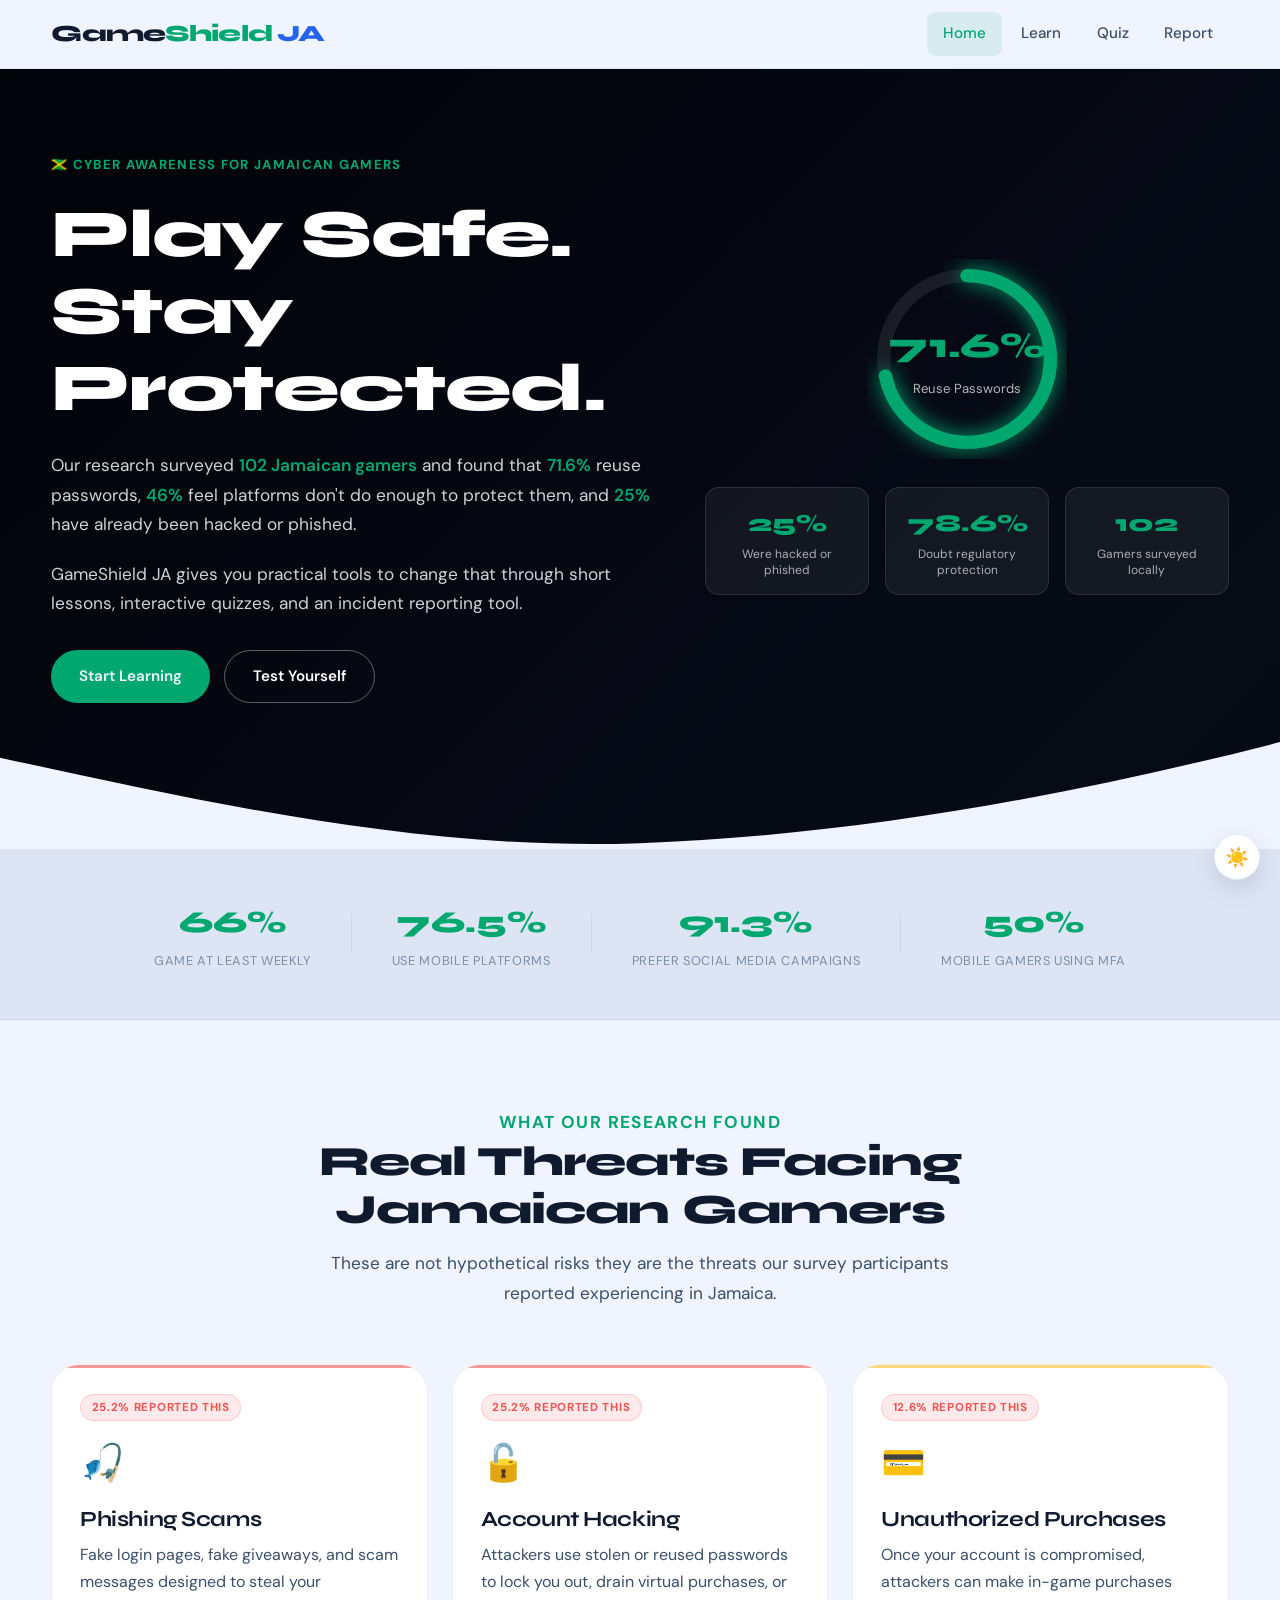
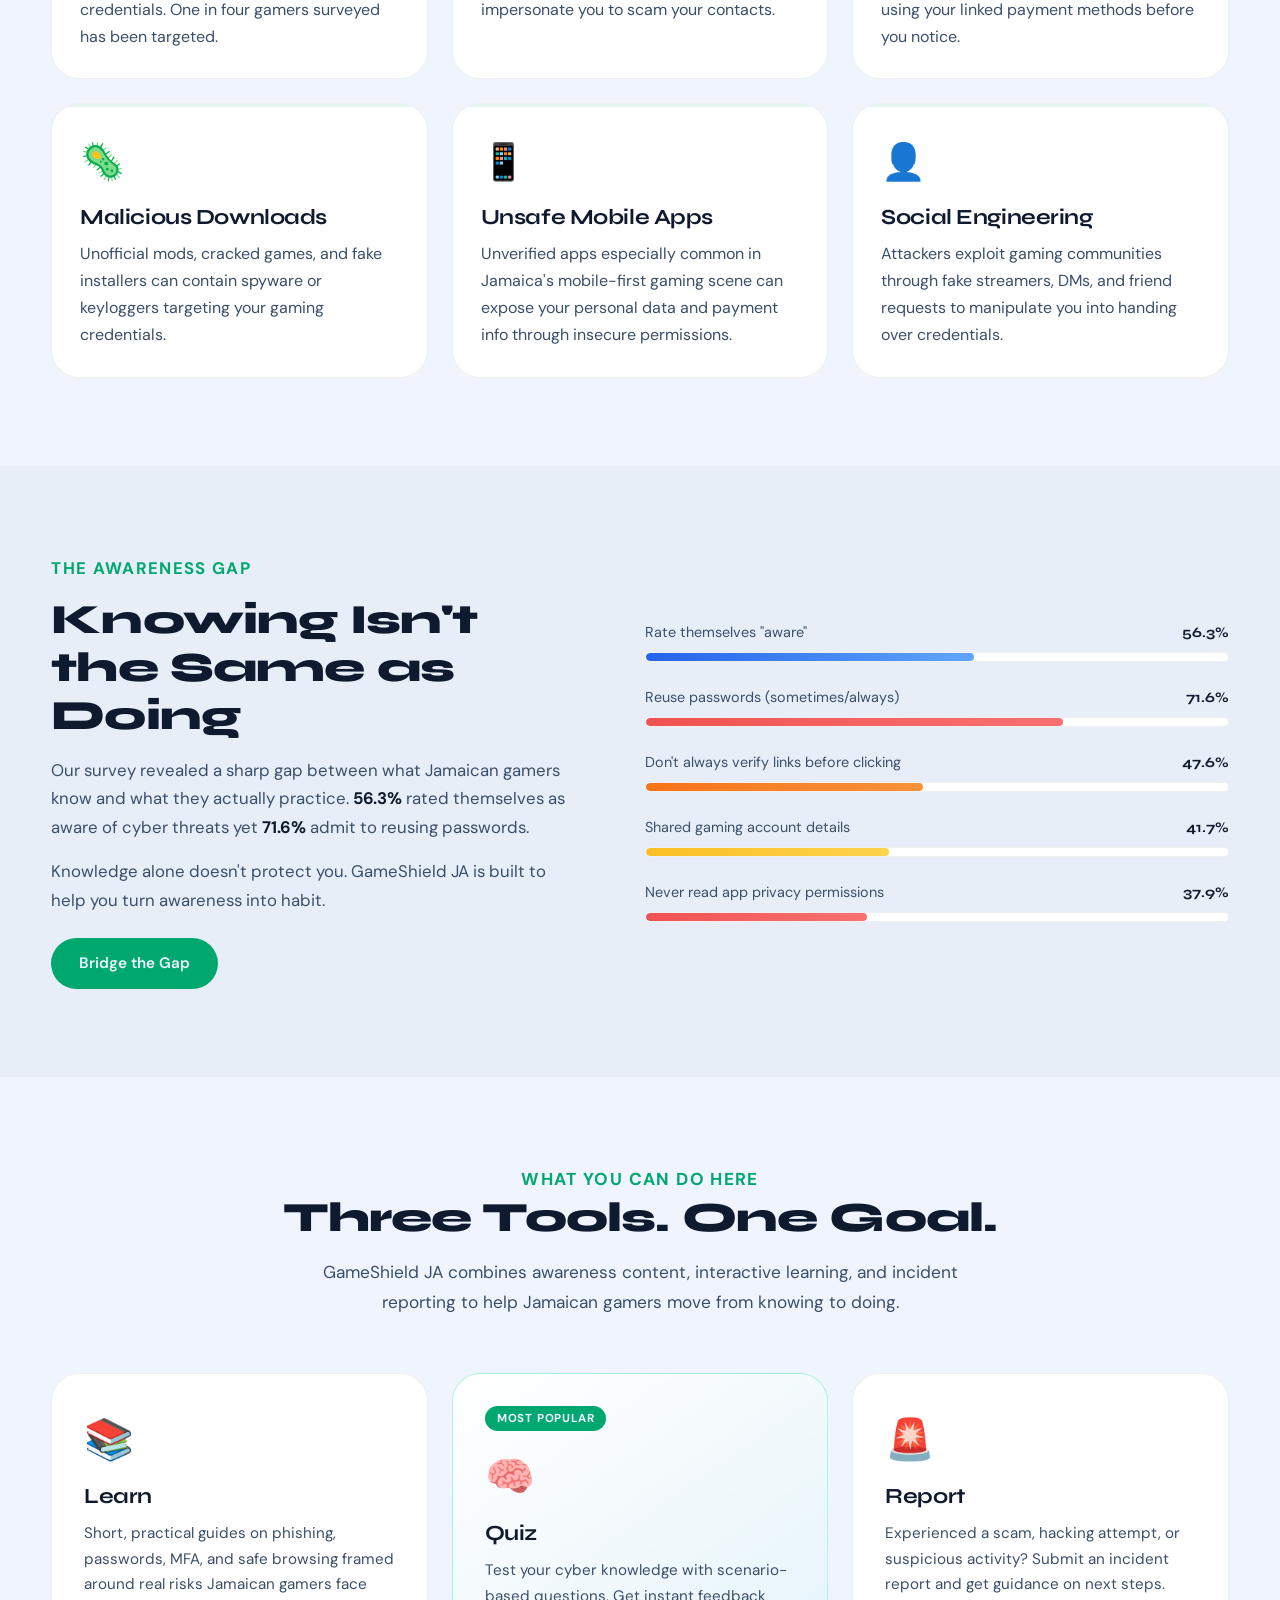
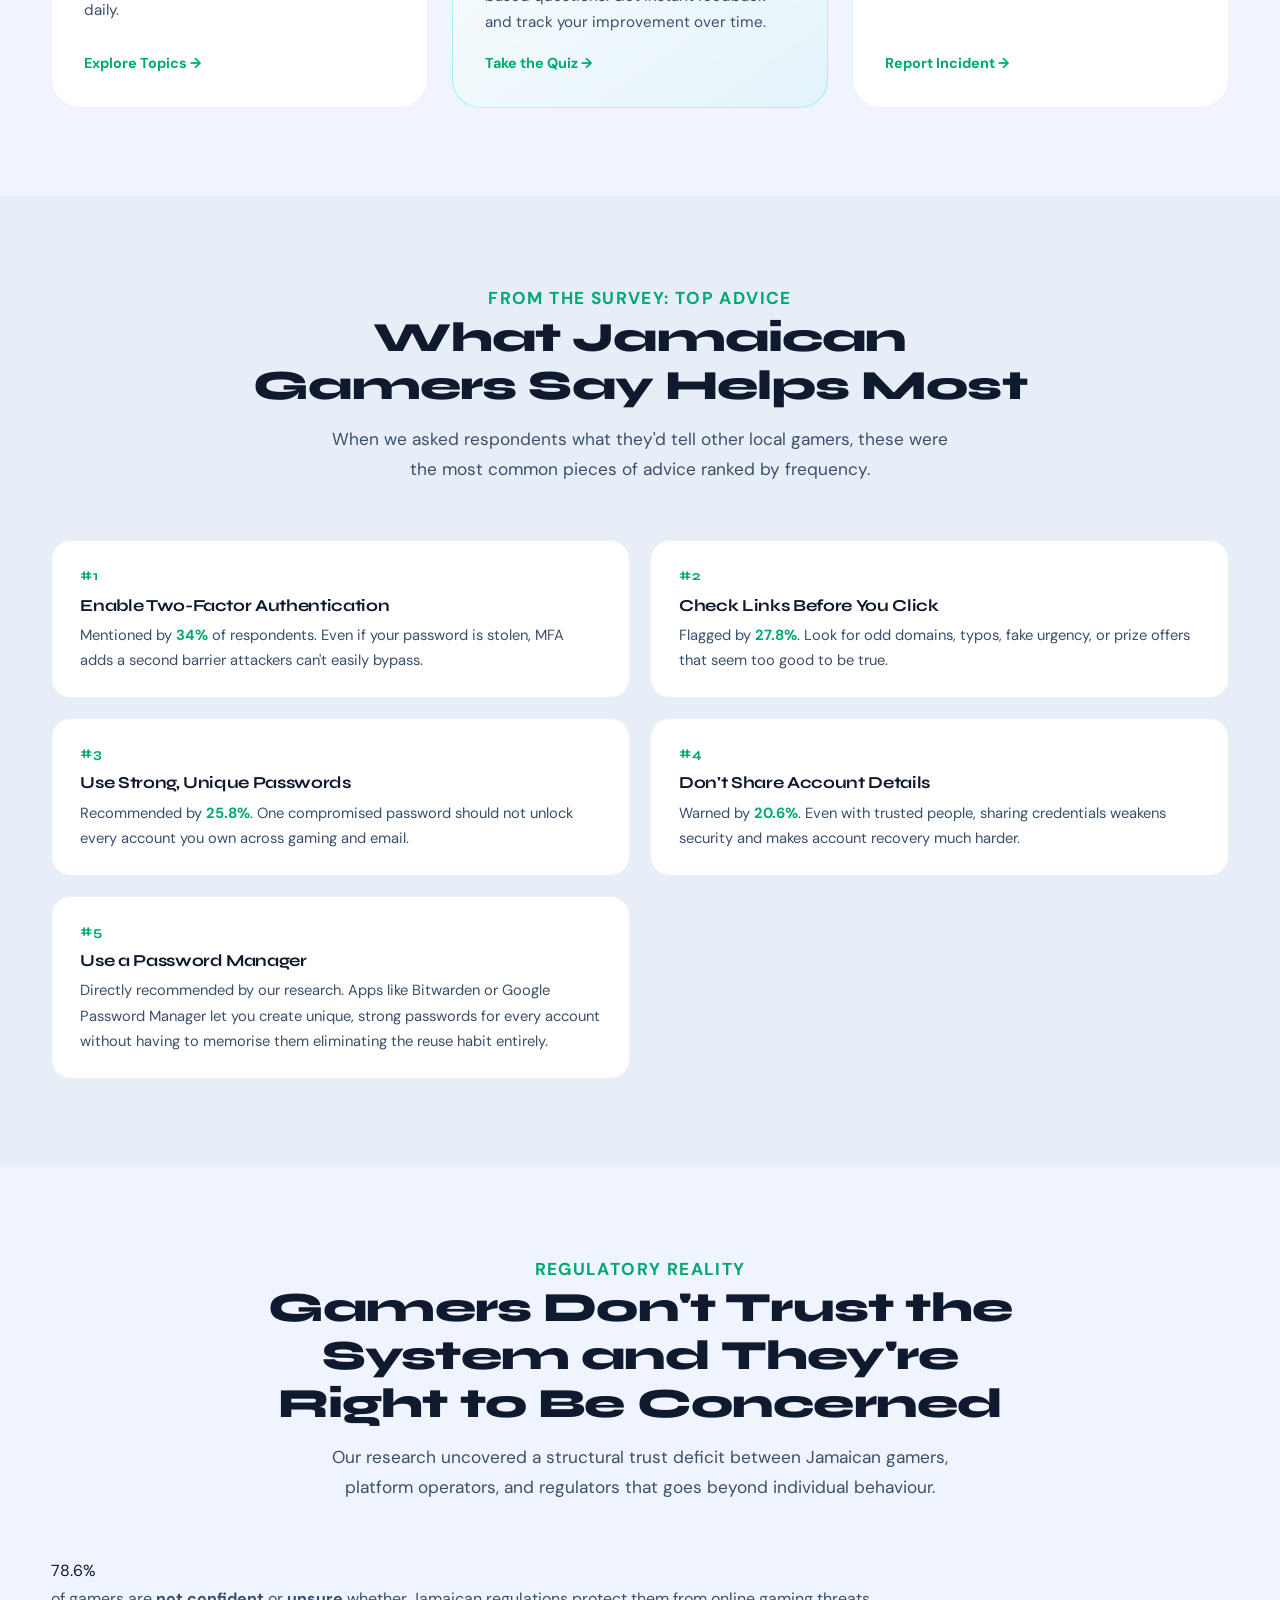
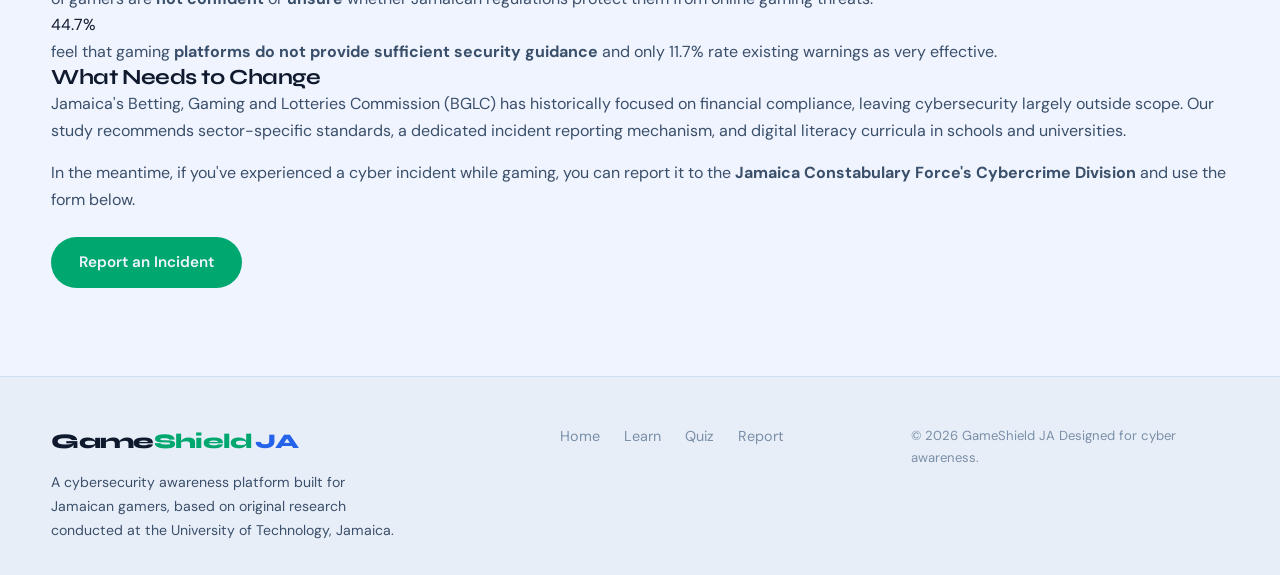
<file: index.html>
<!DOCTYPE html>
<html lang="en">
<head>
  <meta charset="UTF-8" />
  <meta name="viewport" content="width=device-width, initial-scale=1.0" />
  <title>GameShield JA | Protecting Jamaican Gamers Online</title>
  <link rel="preconnect" href="https://fonts.googleapis.com">
  <link rel="preconnect" href="https://fonts.gstatic.com" crossorigin>
  <link href="https://fonts.googleapis.com/css2?family=Syne:wght@400;600;700;800&family=DM+Sans:ital,opsz,wght@0,9..40,300;0,9..40,400;0,9..40,500;0,9..40,600;1,9..40,400&display=swap" rel="stylesheet">
  <link rel="stylesheet" href="css/style.css" />
</head>
<body>
  <header class="site-header">
    <div class="container nav-wrap">
      <a href="index.html" class="logo">Game<span>Shield</span>&thinsp;<em>JA</em></a>
      <button class="menu-toggle" aria-label="Open navigation menu" aria-expanded="false" aria-controls="site-nav">&#9776;</button>
      <nav id="site-nav" class="site-nav" aria-label="Main navigation">
        <a href="index.html" class="active">Home</a>
        <a href="learn.html">Learn</a>
        <a href="quiz.html">Quiz</a>
        <a href="report.html">Report</a>
      </nav>
    </div>
  </header>

  <main>
    <!-- HERO -->
    <section class="hero hero-large">
      <video class="hero-video" autoplay muted loop playsinline>
        <source src="assets/videos/homevideo.mp4" type="video/mp4" />
      </video>
      <div class="hero-overlay"></div>
      <div class="container hero-inner">
        <div class="hero-grid">
          <div class="hero-text">
            <span class="eyebrow">&#127471;&#127474; Cyber Awareness for Jamaican Gamers</span>
            <h1>Play Safe.<br>Stay Protected.</h1>
            <p class="hero-copy">
              Our research surveyed <strong>102 Jamaican gamers</strong> and found that <strong>71.6%</strong> reuse passwords, <strong>46%</strong> feel platforms don't do enough to protect them, and <strong>25%</strong> have already been hacked or phished.
            </p>
            <p class="hero-copy">GameShield JA gives you practical tools to change that through short lessons, interactive quizzes, and an incident reporting tool.</p>
            <div class="button-group">
              <a href="learn.html" class="btn btn-primary">Start Learning</a>
              <a href="quiz.html" class="btn btn-outline">Test Yourself</a>
            </div>
          </div>
          <div class="hero-stats">
            <div class="stat-ring">
              <svg viewBox="0 0 120 120" class="ring-svg" aria-hidden="true">
                <circle cx="60" cy="60" r="50" class="ring-track"/>
                <circle cx="60" cy="60" r="50" class="ring-fill"/>
              </svg>
              <div class="ring-label">
                <span class="ring-num">71.6%</span>
                <span class="ring-desc">Reuse Passwords</span>
              </div>
            </div>
            <div class="mini-stats">
              <div class="mini-stat">
                <span class="ms-num">25%</span>
                <span class="ms-label">Were hacked or phished</span>
              </div>
              <div class="mini-stat">
                <span class="ms-num">78.6%</span>
                <span class="ms-label">Doubt regulatory protection</span>
              </div>
              <div class="mini-stat">
                <span class="ms-num">102</span>
                <span class="ms-label">Gamers surveyed locally</span>
              </div>
            </div>
          </div>
        </div>
      </div>
      <div class="hero-curve">
        <svg viewBox="0 0 1440 180" preserveAspectRatio="none" aria-hidden="true">
          <path d="M0,60 C240,120 480,180 720,170 C960,160 1200,110 1440,40 L1440,180 L0,180 Z"></path>
        </svg>
      </div>
    </section>

    <!-- DATA STRIP -->
    <section class="data-strip">
      <div class="container data-strip-inner">
        <div class="ds-item">
          <span class="ds-num">66%</span>
          <span class="ds-label">Game at least weekly</span>
        </div>
        <div class="ds-divider"></div>
        <div class="ds-item">
          <span class="ds-num">76.5%</span>
          <span class="ds-label">Use mobile platforms</span>
        </div>
        <div class="ds-divider"></div>
        <div class="ds-item">
          <span class="ds-num">91.3%</span>
          <span class="ds-label">Prefer social media campaigns</span>
        </div>
        <div class="ds-divider"></div>
        <div class="ds-item">
          <span class="ds-num">50%</span>
          <span class="ds-label">Mobile gamers using MFA</span>
        </div>
      </div>
    </section>

    <!-- THREATS -->
    <section class="section threats-section" id="threats">
      <div class="container">
        <div class="section-heading">
          <p class="section-tag">What Our Research Found</p>
          <h2>Real Threats Facing Jamaican Gamers</h2>
          <p>These are not hypothetical risks they are the threats our survey participants reported experiencing in Jamaica.</p>
        </div>
        <div class="grid cards-3">
          <article class="card threat-card threat-high">
            <div class="threat-badge">25.2% reported this</div>
            <div class="threat-icon">&#127907;</div>
            <h3>Phishing Scams</h3>
            <p>Fake login pages, fake giveaways, and scam messages designed to steal your credentials. One in four gamers surveyed has been targeted.</p>
          </article>
          <article class="card threat-card threat-high">
            <div class="threat-badge">25.2% reported this</div>
            <div class="threat-icon">&#128275;</div>
            <h3>Account Hacking</h3>
            <p>Attackers use stolen or reused passwords to lock you out, drain virtual purchases, or impersonate you to scam your contacts.</p>
          </article>
          <article class="card threat-card threat-medium">
            <div class="threat-badge">12.6% reported this</div>
            <div class="threat-icon">&#128179;</div>
            <h3>Unauthorized Purchases</h3>
            <p>Once your account is compromised, attackers can make in-game purchases using your linked payment methods before you notice.</p>
          </article>
          <article class="card threat-card">
            <div class="threat-icon">&#129440;</div>
            <h3>Malicious Downloads</h3>
            <p>Unofficial mods, cracked games, and fake installers can contain spyware or keyloggers targeting your gaming credentials.</p>
          </article>
          <article class="card threat-card">
            <div class="threat-icon">&#128241;</div>
            <h3>Unsafe Mobile Apps</h3>
            <p>Unverified apps especially common in Jamaica's mobile-first gaming scene can expose your personal data and payment info through insecure permissions.</p>
          </article>
          <article class="card threat-card">
            <div class="threat-icon">&#128100;</div>
            <h3>Social Engineering</h3>
            <p>Attackers exploit gaming communities through fake streamers, DMs, and friend requests to manipulate you into handing over credentials.</p>
          </article>
        </div>
      </div>
    </section>

    <!-- AWARENESS GAP -->
    <section class="section awareness-section">
      <div class="container">
        <div class="awareness-grid">
          <div class="awareness-text">
            <p class="section-tag">The Awareness Gap</p>
            <h2>Knowing Isn't the Same as Doing</h2>
            <p>Our survey revealed a sharp gap between what Jamaican gamers know and what they actually practice. <strong>56.3%</strong> rated themselves as aware of cyber threats yet <strong>71.6%</strong> admit to reusing passwords.</p>
            <p style="margin-top:1rem">Knowledge alone doesn't protect you. GameShield JA is built to help you turn awareness into habit.</p>
            <a href="learn.html" class="btn btn-primary" style="margin-top:1.5rem; display:inline-flex">Bridge the Gap</a>
          </div>
          <div class="awareness-bars">
            <div class="bar-item">
              <div class="bar-meta"><span>Rate themselves "aware"</span><span class="bar-pct">56.3%</span></div>
              <div class="bar-track"><div class="bar-fill bar-blue" data-w="56.3"></div></div>
            </div>
            <div class="bar-item">
              <div class="bar-meta"><span>Reuse passwords (sometimes/always)</span><span class="bar-pct">71.6%</span></div>
              <div class="bar-track"><div class="bar-fill bar-red" data-w="71.6"></div></div>
            </div>
            <div class="bar-item">
              <div class="bar-meta"><span>Don't always verify links before clicking</span><span class="bar-pct">47.6%</span></div>
              <div class="bar-track"><div class="bar-fill bar-orange" data-w="47.6"></div></div>
            </div>
            <div class="bar-item">
              <div class="bar-meta"><span>Shared gaming account details</span><span class="bar-pct">41.7%</span></div>
              <div class="bar-track"><div class="bar-fill bar-yellow" data-w="41.7"></div></div>
            </div>
            <div class="bar-item">
              <div class="bar-meta"><span>Never read app privacy permissions</span><span class="bar-pct">37.9%</span></div>
              <div class="bar-track"><div class="bar-fill bar-red" data-w="37.9"></div></div>
            </div>
          </div>
        </div>
      </div>
    </section>

    <!-- PLATFORM CARDS -->
    <section class="section platform-section">
      <div class="container">
        <div class="section-heading">
          <p class="section-tag">What You Can Do Here</p>
          <h2>Three Tools. One Goal.</h2>
          <p>GameShield JA combines awareness content, interactive learning, and incident reporting to help Jamaican gamers move from knowing to doing.</p>
        </div>
        <div class="platform-cards">
          <a href="learn.html" class="platform-card">
            <div class="pc-icon">&#128218;</div>
            <h3>Learn</h3>
            <p>Short, practical guides on phishing, passwords, MFA, and safe browsing framed around real risks Jamaican gamers face daily.</p>
            <span class="pc-cta">Explore Topics &rarr;</span>
          </a>
          <a href="quiz.html" class="platform-card platform-card-featured">
            <div class="pc-badge">Most Popular</div>
            <div class="pc-icon">&#129504;</div>
            <h3>Quiz</h3>
            <p>Test your cyber knowledge with scenario-based questions. Get instant feedback and track your improvement over time.</p>
            <span class="pc-cta">Take the Quiz &rarr;</span>
          </a>
          <a href="report.html" class="platform-card">
            <div class="pc-icon">&#128680;</div>
            <h3>Report</h3>
            <p>Experienced a scam, hacking attempt, or suspicious activity? Submit an incident report and get guidance on next steps.</p>
            <span class="pc-cta">Report Incident &rarr;</span>
          </a>
        </div>
      </div>
    </section>

    <!-- TOP TIPS -->
    <section class="section tips-section">
      <div class="container">
        <div class="section-heading">
          <p class="section-tag">From the Survey: Top Advice</p>
          <h2>What Jamaican Gamers Say Helps Most</h2>
          <p>When we asked respondents what they'd tell other local gamers, these were the most common pieces of advice ranked by frequency.</p>
        </div>
        <div class="tips-grid">
          <div class="tip-card">
            <span class="tip-rank">#1</span>
            <h3>Enable Two-Factor Authentication</h3>
            <p>Mentioned by <strong>34%</strong> of respondents. Even if your password is stolen, MFA adds a second barrier attackers can't easily bypass.</p>
          </div>
          <div class="tip-card">
            <span class="tip-rank">#2</span>
            <h3>Check Links Before You Click</h3>
            <p>Flagged by <strong>27.8%</strong>. Look for odd domains, typos, fake urgency, or prize offers that seem too good to be true.</p>
          </div>
          <div class="tip-card">
            <span class="tip-rank">#3</span>
            <h3>Use Strong, Unique Passwords</h3>
            <p>Recommended by <strong>25.8%</strong>. One compromised password should not unlock every account you own across gaming and email.</p>
          </div>
          <div class="tip-card">
            <span class="tip-rank">#4</span>
            <h3>Don't Share Account Details</h3>
            <p>Warned by <strong>20.6%</strong>. Even with trusted people, sharing credentials weakens security and makes account recovery much harder.</p>
          </div>
          <div class="tip-card">
            <span class="tip-rank">#5</span>
            <h3>Use a Password Manager</h3>
            <p>Directly recommended by our research. Apps like Bitwarden or Google Password Manager let you create unique, strong passwords for every account without having to memorise them eliminating the reuse habit entirely.</p>
          </div>
        </div>
      </div>
    </section>

    <!-- TRUST GAP -->
    <section class="section trust-gap-section">
      <div class="container">
        <div class="section-heading">
          <p class="section-tag">Regulatory Reality</p>
          <h2>Gamers Don't Trust the System and They're Right to Be Concerned</h2>
          <p>Our research uncovered a structural trust deficit between Jamaican gamers, platform operators, and regulators that goes beyond individual behaviour.</p>
        </div>
        <div class="trust-gap-grid">
          <div class="trust-stat-card">
            <span class="tg-num">78.6%</span>
            <p>of gamers are <strong>not confident</strong> or <strong>unsure</strong> whether Jamaican regulations protect them from online gaming threats.</p>
          </div>
          <div class="trust-stat-card">
            <span class="tg-num">44.7%</span>
            <p>feel that gaming <strong>platforms do not provide sufficient security guidance</strong> and only 11.7% rate existing warnings as very effective.</p>
          </div>
          <div class="trust-gap-text">
            <h3>What Needs to Change</h3>
            <p>Jamaica's Betting, Gaming and Lotteries Commission (BGLC) has historically focused on financial compliance, leaving cybersecurity largely outside scope. Our study recommends sector-specific standards, a dedicated incident reporting mechanism, and digital literacy curricula in schools and universities.</p>
            <p style="margin-top:.875rem">In the meantime, if you've experienced a cyber incident while gaming, you can report it to the <strong>Jamaica Constabulary Force's Cybercrime Division</strong> and use the form below.</p>
            <a href="report.html" class="btn btn-primary" style="margin-top:1.5rem; display:inline-flex">Report an Incident</a>
          </div>
        </div>
      </div>
    </section>
  </main>

  <footer class="site-footer">
    <div class="container footer-inner">
      <div class="footer-brand">
        <a href="index.html" class="logo footer-logo">Game<span>Shield</span>&thinsp;<em>JA</em></a>
        <p>A cybersecurity awareness platform built for Jamaican gamers, based on original research conducted at the University of Technology, Jamaica.</p>
      </div>
      <nav class="footer-nav" aria-label="Footer navigation">
        <a href="index.html">Home</a>
        <a href="learn.html">Learn</a>
        <a href="quiz.html">Quiz</a>
        <a href="report.html">Report</a>
      </nav>
      <p class="footer-copy">&copy; 2026 GameShield JA Designed for cyber awareness.</p>
    </div>
  </footer>

  <script src="js/script.js"></script>
</body>
</html>
</file>
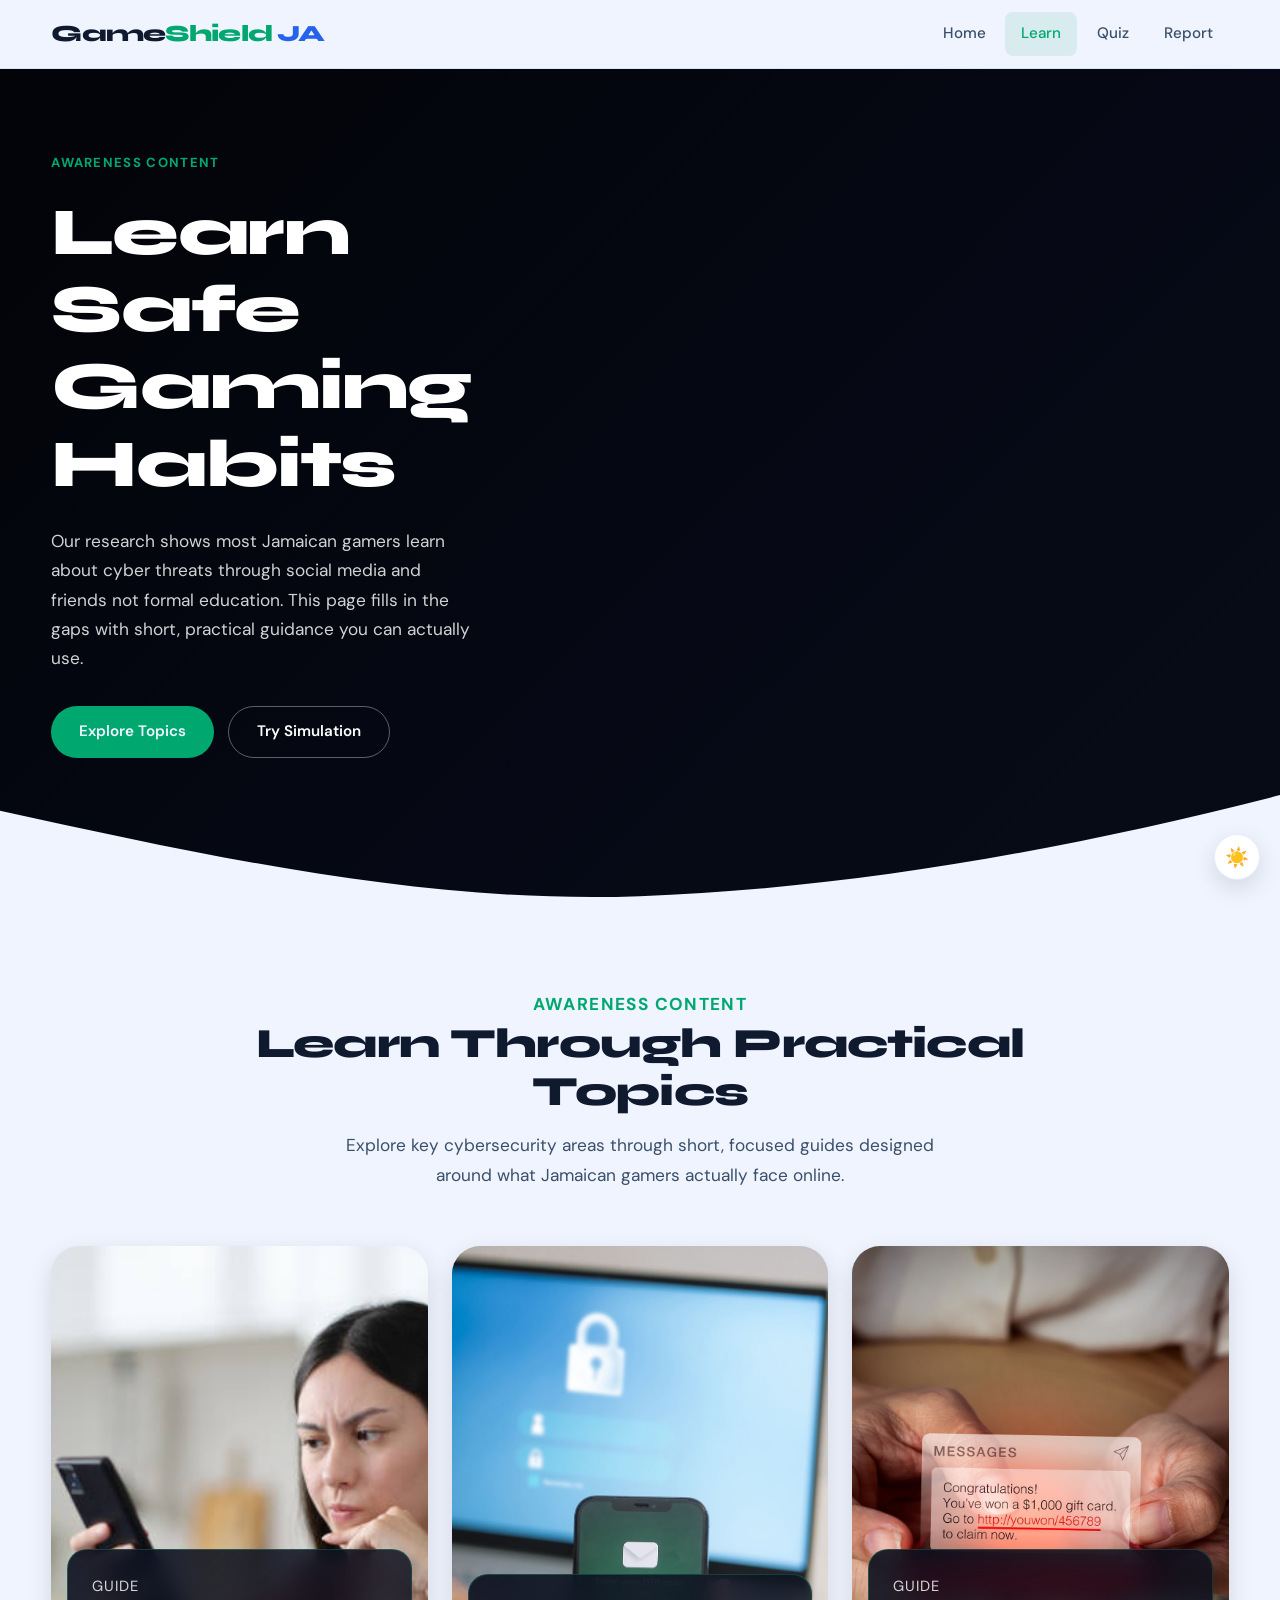
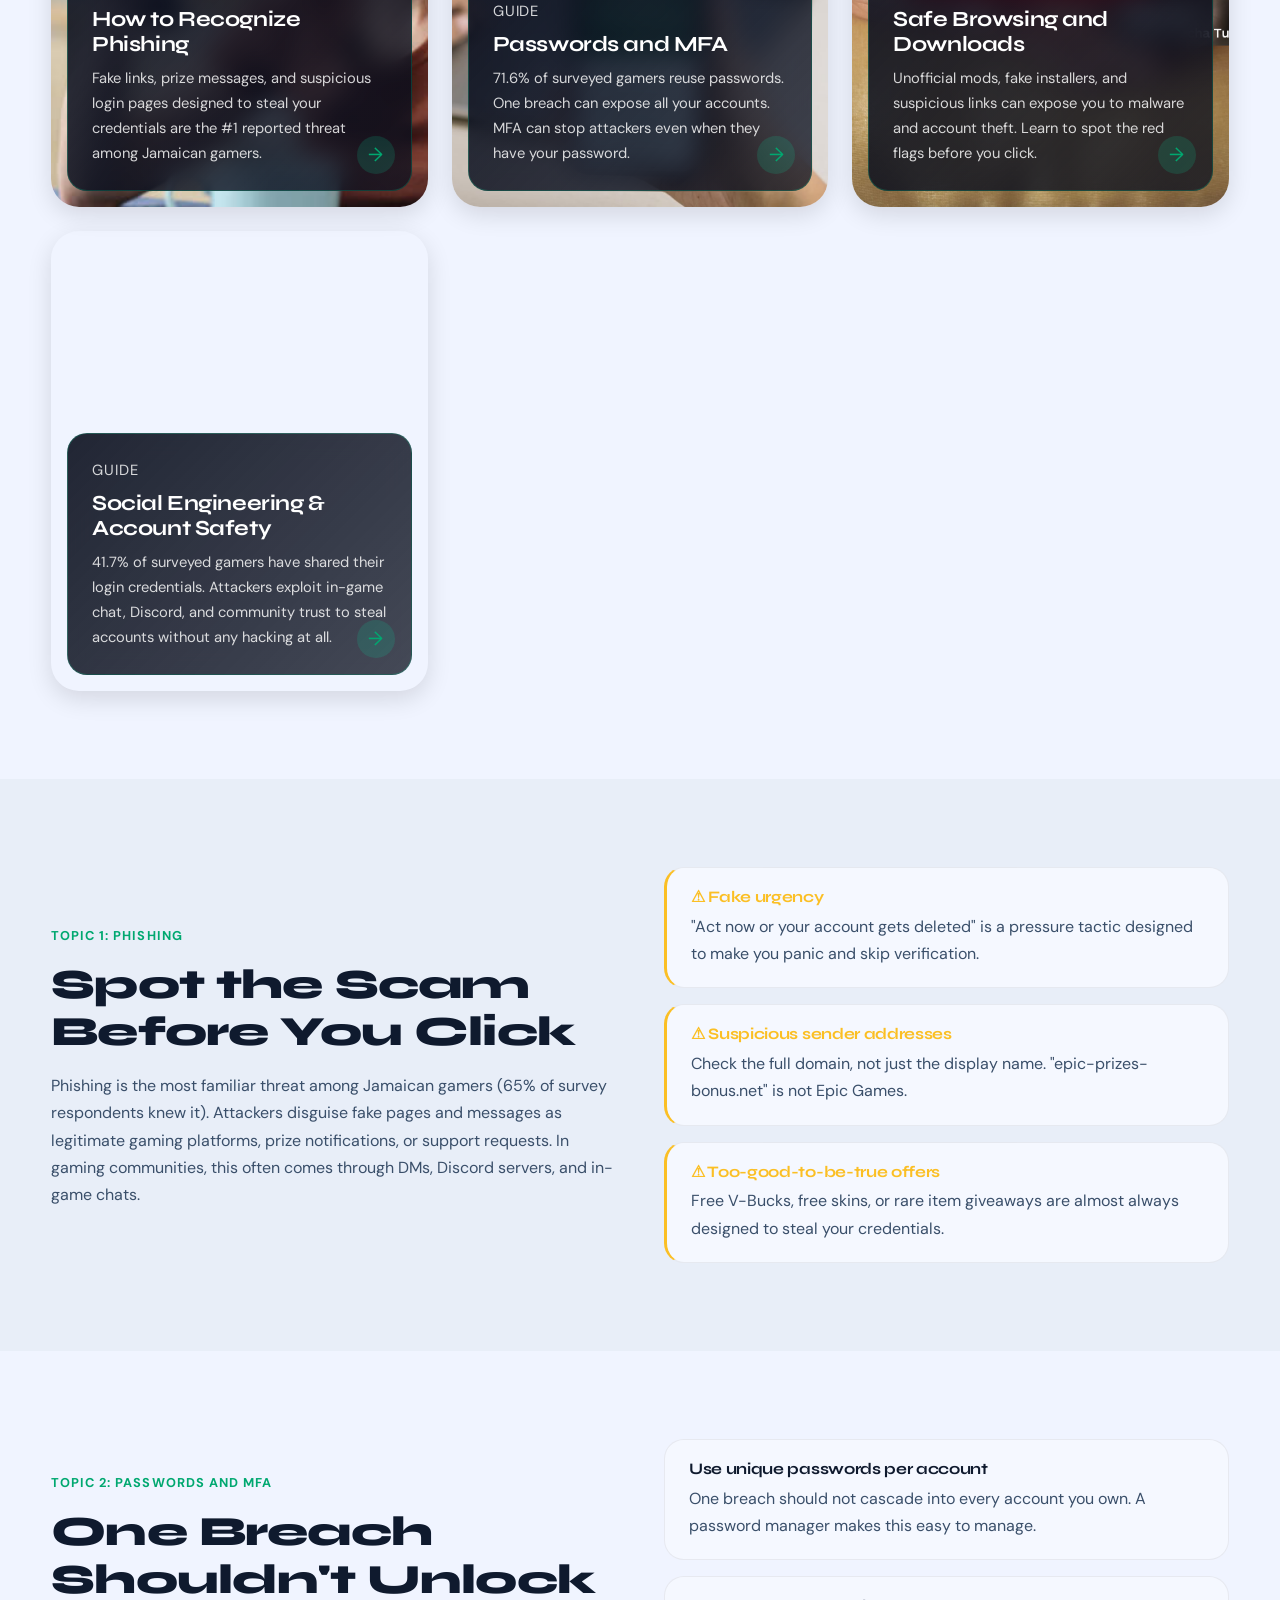
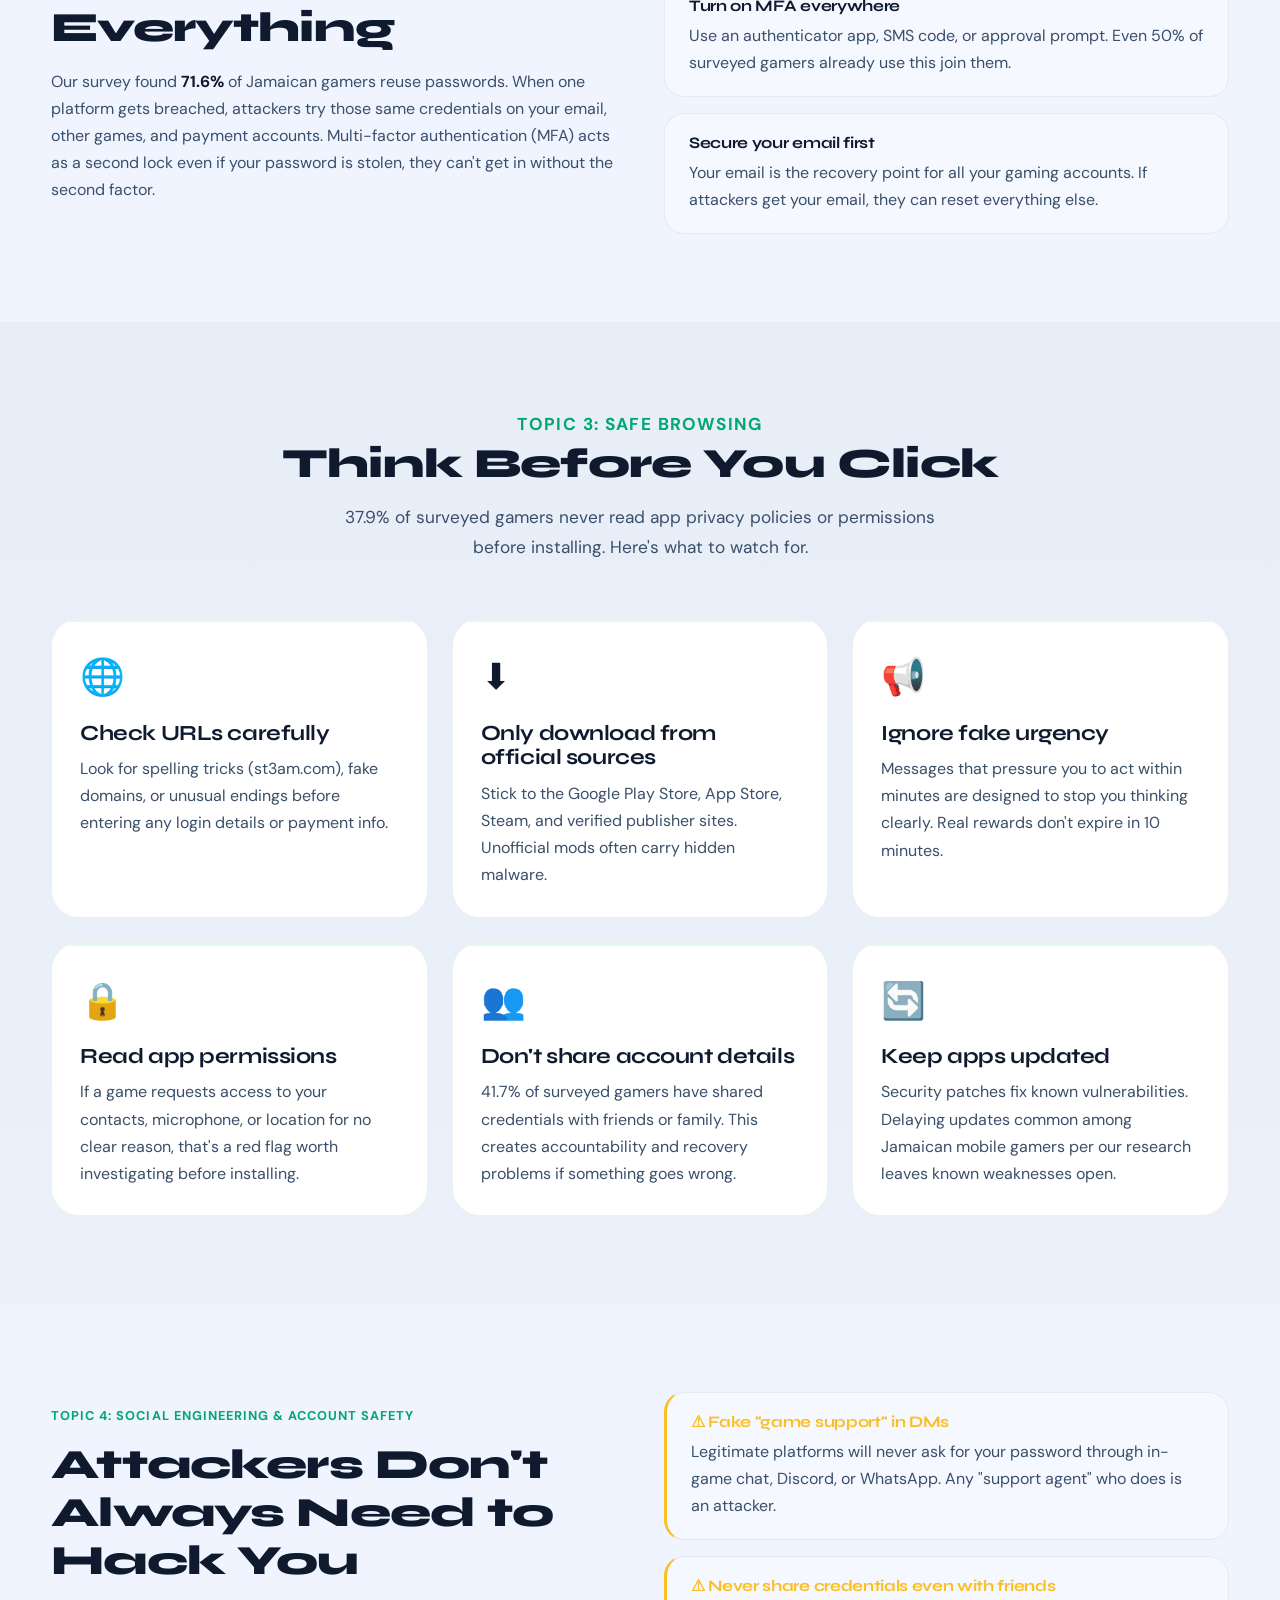
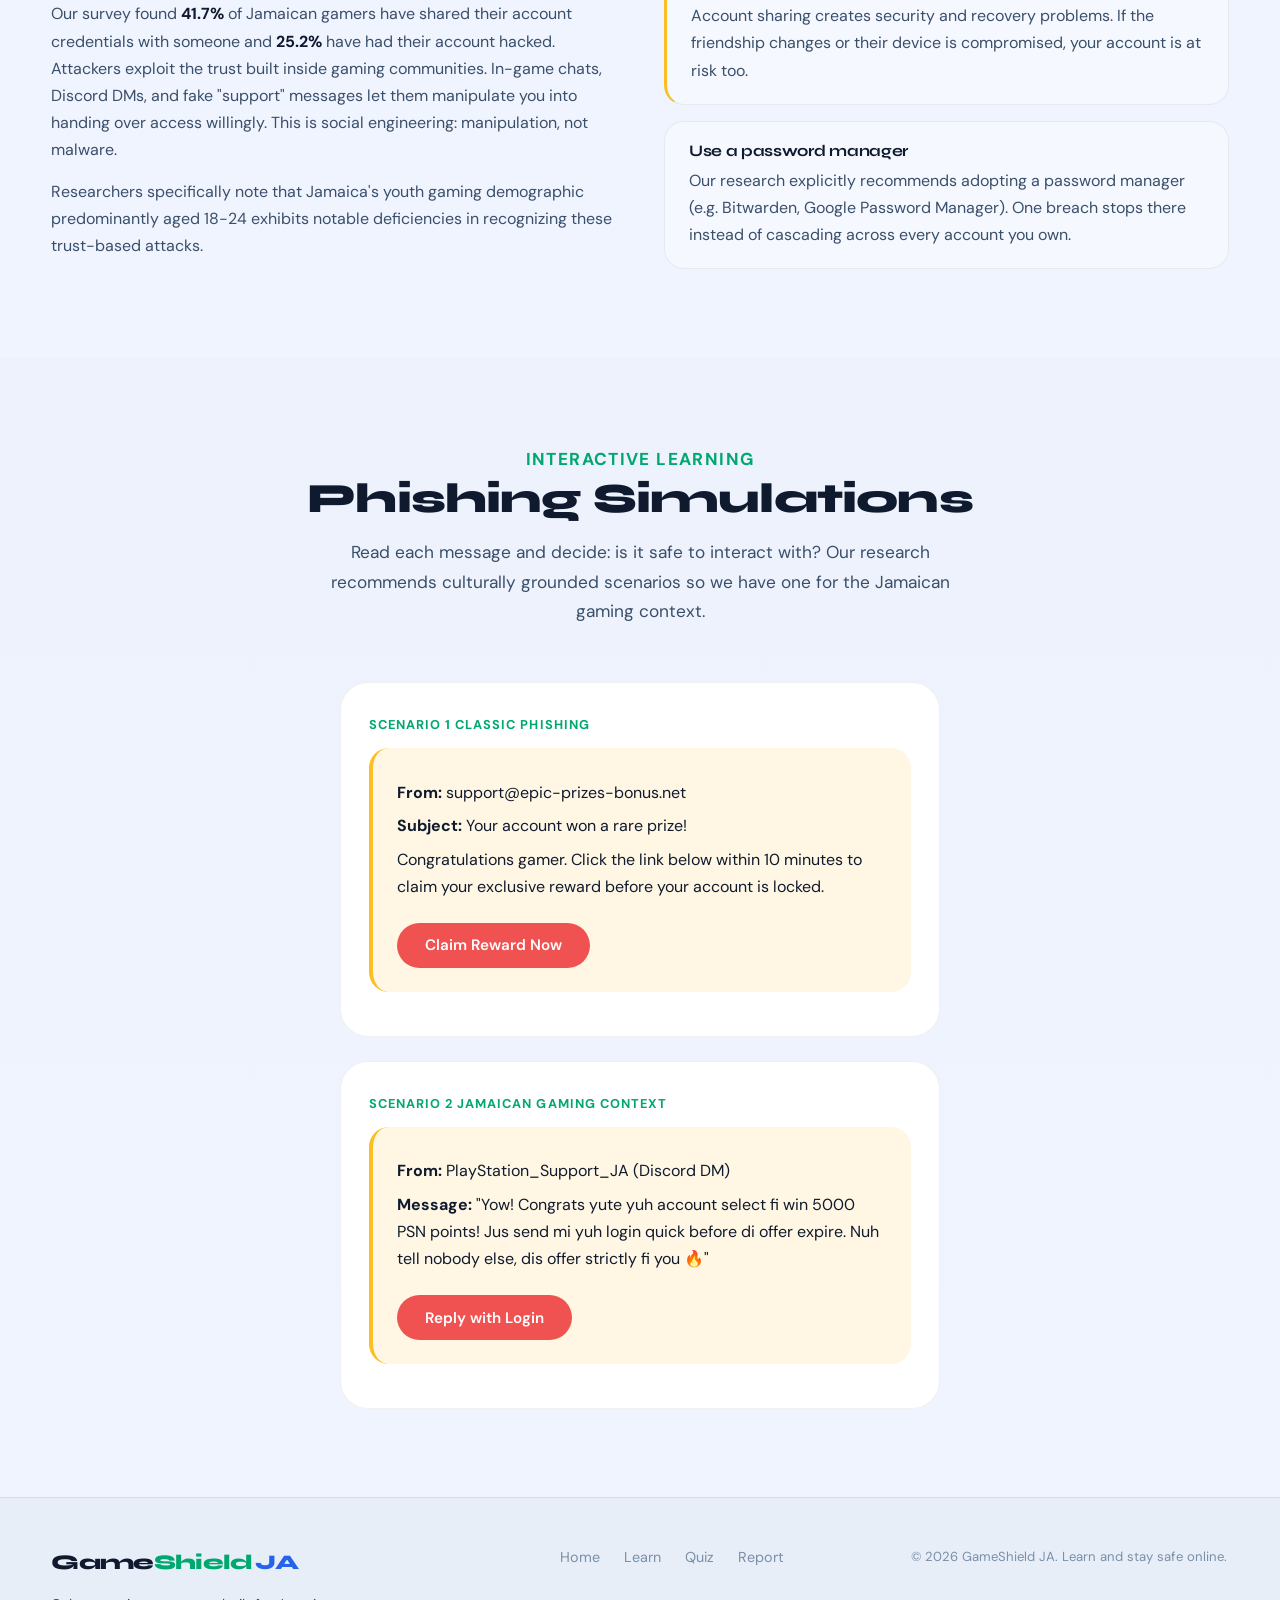
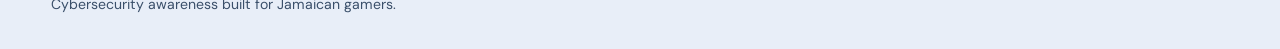
<file: learn.html>
<!DOCTYPE html>
<html lang="en">
<head>
  <meta charset="UTF-8" />
  <meta name="viewport" content="width=device-width, initial-scale=1.0" />
  <title>GameShield JA | Learn</title>
  <link rel="preconnect" href="https://fonts.googleapis.com">
  <link rel="preconnect" href="https://fonts.gstatic.com" crossorigin>
  <link href="https://fonts.googleapis.com/css2?family=Syne:wght@400;600;700;800&family=DM+Sans:ital,opsz,wght@0,9..40,300;0,9..40,400;0,9..40,500;0,9..40,600;1,9..40,400&display=swap" rel="stylesheet">
  <link rel="stylesheet" href="css/style.css" />
</head>
<body class="learn-page">
  <header class="site-header">
    <div class="container nav-wrap">
      <a href="index.html" class="logo">Game<span>Shield</span>&thinsp;<em>JA</em></a>
      <button class="menu-toggle" aria-label="Open navigation menu" aria-expanded="false" aria-controls="site-nav">&#9776;</button>
      <nav id="site-nav" class="site-nav" aria-label="Main navigation">
        <a href="index.html">Home</a>
        <a href="learn.html" class="active">Learn</a>
        <a href="quiz.html">Quiz</a>
        <a href="report.html">Report</a>
      </nav>
    </div>
  </header>

  <main>
    <section class="hero hero-large">
      <video class="hero-video" autoplay muted loop playsinline>
        <source src="assets/videos/learnvideo.mp4" type="video/mp4" />
      </video>
      <div class="hero-overlay"></div>
      <div class="container hero-inner">
        <div class="hero-grid hero-grid-single">
          <div class="hero-text">
            <span class="eyebrow">Awareness Content</span>
            <h1>Learn Safe Gaming Habits</h1>
            <p class="hero-copy">Our research shows most Jamaican gamers learn about cyber threats through social media and friends not formal education. This page fills in the gaps with short, practical guidance you can actually use.</p>
            <div class="button-group">
              <a href="#topics" class="btn btn-primary">Explore Topics</a>
              <a href="#simulation" class="btn btn-outline">Try Simulation</a>
            </div>
          </div>
        </div>
      </div>
      <div class="hero-curve">
        <svg viewBox="0 0 1440 180" preserveAspectRatio="none" aria-hidden="true">
          <path d="M0,60 C240,120 480,180 720,170 C960,160 1200,110 1440,40 L1440,180 L0,180 Z"></path>
        </svg>
      </div>
    </section>

    <!-- TOPIC CARDS -->
    <section class="section learn-card-section" id="topics">
      <div class="container">
        <div class="section-heading">
          <p class="section-tag">Awareness Content</p>
          <h2>Learn Through Practical Topics</h2>
          <p>Explore key cybersecurity areas through short, focused guides designed around what Jamaican gamers actually face online.</p>
        </div>
        <div class="learn-card-grid">
          <article class="learn-info-card">
            <img src="assets/images/phishing.jpg" alt="Phishing awareness" class="learn-card-image" />
            <div class="learn-card-overlay">
              <p class="learn-card-label">Guide</p>
              <h3>How to Recognize Phishing</h3>
              <p>Fake links, prize messages, and suspicious login pages designed to steal your credentials are the #1 reported threat among Jamaican gamers.</p>
              <a href="#phishing" class="learn-card-arrow" aria-label="Read more about phishing">&#8594;</a>
            </div>
          </article>
          <article class="learn-info-card">
            <img src="assets/images/mfa1.jpg" alt="MFA and passwords" class="learn-card-image" />
            <div class="learn-card-overlay">
              <p class="learn-card-label">Guide</p>
              <h3>Passwords and MFA</h3>
              <p>71.6% of surveyed gamers reuse passwords. One breach can expose all your accounts. MFA can stop attackers even when they have your password.</p>
              <a href="#password-mfa" class="learn-card-arrow" aria-label="Read more about passwords and MFA">&#8594;</a>
            </div>
          </article>
          <article class="learn-info-card">
            <img src="assets/images/learn3.jpg" alt="Safe browsing" class="learn-card-image" />
            <div class="learn-card-overlay">
              <p class="learn-card-label">Guide</p>
              <h3>Safe Browsing and Downloads</h3>
              <p>Unofficial mods, fake installers, and suspicious links can expose you to malware and account theft. Learn to spot the red flags before you click.</p>
              <a href="#safe-browsing" class="learn-card-arrow" aria-label="Read more about safe browsing">&#8594;</a>
            </div>
          </article>
          <article class="learn-info-card learn-card-social">
            <div class="learn-card-social-bg" aria-hidden="true"></div>
            <div class="learn-card-overlay">
              <p class="learn-card-label">Guide</p>
              <h3>Social Engineering &amp; Account Safety</h3>
              <p>41.7% of surveyed gamers have shared their login credentials. Attackers exploit in-game chat, Discord, and community trust to steal accounts without any hacking at all.</p>
              <a href="#social-engineering" class="learn-card-arrow" aria-label="Read more about social engineering">&#8594;</a>
            </div>
          </article>
        </div>
      </div>
    </section>

    <!-- PHISHING DETAIL -->
    <section class="section action-section" id="phishing">
      <div class="container action-grid">
        <div class="action-text">
          <p class="section-tag">Topic 1: Phishing</p>
          <h2>Spot the Scam Before You Click</h2>
          <p>Phishing is the most familiar threat among Jamaican gamers (65% of survey respondents knew it). Attackers disguise fake pages and messages as legitimate gaming platforms, prize notifications, or support requests. In gaming communities, this often comes through DMs, Discord servers, and in-game chats.</p>
        </div>
        <div class="action-cards">
          <div class="small-feature-card sfc-warning">
            <h3>&#9888; Fake urgency</h3>
            <p>"Act now or your account gets deleted" is a pressure tactic designed to make you panic and skip verification.</p>
          </div>
          <div class="small-feature-card sfc-warning">
            <h3>&#9888; Suspicious sender addresses</h3>
            <p>Check the full domain, not just the display name. "epic-prizes-bonus.net" is not Epic Games.</p>
          </div>
          <div class="small-feature-card sfc-warning">
            <h3>&#9888; Too-good-to-be-true offers</h3>
            <p>Free V-Bucks, free skins, or rare item giveaways are almost always designed to steal your credentials.</p>
          </div>
        </div>
      </div>
    </section>

    <!-- PASSWORD / MFA DETAIL -->
    <section class="section" id="password-mfa" style="background:var(--bg-deep)">
      <div class="container action-grid">
        <div class="action-text">
          <p class="section-tag">Topic 2: Passwords and MFA</p>
          <h2>One Breach Shouldn't Unlock Everything</h2>
          <p>Our survey found <strong>71.6%</strong> of Jamaican gamers reuse passwords. When one platform gets breached, attackers try those same credentials on your email, other games, and payment accounts. Multi-factor authentication (MFA) acts as a second lock even if your password is stolen, they can't get in without the second factor.</p>
        </div>
        <div class="action-cards">
          <div class="small-feature-card">
            <h3>Use unique passwords per account</h3>
            <p>One breach should not cascade into every account you own. A password manager makes this easy to manage.</p>
          </div>
          <div class="small-feature-card">
            <h3>Turn on MFA everywhere</h3>
            <p>Use an authenticator app, SMS code, or approval prompt. Even 50% of surveyed gamers already use this join them.</p>
          </div>
          <div class="small-feature-card">
            <h3>Secure your email first</h3>
            <p>Your email is the recovery point for all your gaming accounts. If attackers get your email, they can reset everything else.</p>
          </div>
        </div>
      </div>
    </section>

    <!-- SAFE BROWSING DETAIL -->
    <div class="learn-gradient-wrap">
      <section class="section threats-section" id="safe-browsing">
        <div class="container">
          <div class="section-heading">
            <p class="section-tag">Topic 3: Safe Browsing</p>
            <h2>Think Before You Click</h2>
            <p>37.9% of surveyed gamers never read app privacy policies or permissions before installing. Here's what to watch for.</p>
          </div>
          <div class="grid cards-3">
            <article class="card threat-card">
              <div class="threat-icon">&#127760;</div>
              <h3>Check URLs carefully</h3>
              <p>Look for spelling tricks (st3am.com), fake domains, or unusual endings before entering any login details or payment info.</p>
            </article>
            <article class="card threat-card">
              <div class="threat-icon">&#11015;</div>
              <h3>Only download from official sources</h3>
              <p>Stick to the Google Play Store, App Store, Steam, and verified publisher sites. Unofficial mods often carry hidden malware.</p>
            </article>
            <article class="card threat-card">
              <div class="threat-icon">&#128226;</div>
              <h3>Ignore fake urgency</h3>
              <p>Messages that pressure you to act within minutes are designed to stop you thinking clearly. Real rewards don't expire in 10 minutes.</p>
            </article>
            <article class="card threat-card">
              <div class="threat-icon">&#128274;</div>
              <h3>Read app permissions</h3>
              <p>If a game requests access to your contacts, microphone, or location for no clear reason, that's a red flag worth investigating before installing.</p>
            </article>
            <article class="card threat-card">
              <div class="threat-icon">&#128101;</div>
              <h3>Don't share account details</h3>
              <p>41.7% of surveyed gamers have shared credentials with friends or family. This creates accountability and recovery problems if something goes wrong.</p>
            </article>
            <article class="card threat-card">
              <div class="threat-icon">&#128260;</div>
              <h3>Keep apps updated</h3>
              <p>Security patches fix known vulnerabilities. Delaying updates common among Jamaican mobile gamers per our research leaves known weaknesses open.</p>
            </article>
          </div>
        </div>
      </section>

    <!-- SOCIAL ENGINEERING DETAIL -->
    <section class="section action-section" id="social-engineering" style="background:var(--bg)">
      <div class="container action-grid">
        <div class="action-text">
          <p class="section-tag">Topic 4: Social Engineering &amp; Account Safety</p>
          <h2>Attackers Don't Always Need to Hack You</h2>
          <p>Our survey found <strong>41.7%</strong> of Jamaican gamers have shared their account credentials with someone and <strong>25.2%</strong> have had their account hacked. Attackers exploit the trust built inside gaming communities. In-game chats, Discord DMs, and fake "support" messages let them manipulate you into handing over access willingly. This is social engineering: manipulation, not malware.</p>
          <p style="margin-top:.875rem">Researchers specifically note that Jamaica's youth gaming demographic predominantly aged 18-24 exhibits notable deficiencies in recognizing these trust-based attacks.</p>
        </div>
        <div class="action-cards">
          <div class="small-feature-card sfc-warning">
            <h3>&#9888; Fake "game support" in DMs</h3>
            <p>Legitimate platforms will never ask for your password through in-game chat, Discord, or WhatsApp. Any "support agent" who does is an attacker.</p>
          </div>
          <div class="small-feature-card sfc-warning">
            <h3>&#9888; Never share credentials even with friends</h3>
            <p>Account sharing creates security and recovery problems. If the friendship changes or their device is compromised, your account is at risk too.</p>
          </div>
          <div class="small-feature-card">
            <h3>Use a password manager</h3>
            <p>Our research explicitly recommends adopting a password manager (e.g. Bitwarden, Google Password Manager). One breach stops there instead of cascading across every account you own.</p>
          </div>
        </div>
      </div>
    </section>
      <section class="section threats-section" id="simulation">
        <div class="container">
          <div class="section-heading">
            <p class="section-tag">Interactive Learning</p>
            <h2>Phishing Simulations</h2>
            <p>Read each message and decide: is it safe to interact with? Our research recommends culturally grounded scenarios so we have one for the Jamaican gaming context.</p>
          </div>
          <div style="display:grid; gap:1.5rem; max-width:700px; margin:0 auto">
            <div class="card simulation">
              <p class="section-tag" style="margin-bottom:.75rem">Scenario 1 Classic Phishing</p>
              <article class="fake-email">
                <p><strong>From:</strong> support@epic-prizes-bonus.net</p>
                <p><strong>Subject:</strong> Your account won a rare prize!</p>
                <p>Congratulations gamer. Click the link below within 10 minutes to claim your exclusive reward before your account is locked.</p>
                <button id="phishing-link" class="btn btn-danger" style="margin-top:1rem">Claim Reward Now</button>
              </article>
              <div id="simulation-result" class="alert hidden" aria-live="polite"></div>
            </div>
            <div class="card simulation">
              <p class="section-tag" style="margin-bottom:.75rem">Scenario 2 Jamaican Gaming Context</p>
              <article class="fake-email">
                <p><strong>From:</strong> PlayStation_Support_JA (Discord DM)</p>
                <p><strong>Message:</strong> "Yow! Congrats yute yuh account select fi win 5000 PSN points! Jus send mi yuh login quick before di offer expire. Nuh tell nobody else, dis offer strictly fi you 🔥"</p>
                <button id="phishing-link-2" class="btn btn-danger" style="margin-top:1rem">Reply with Login</button>
              </article>
              <div id="simulation-result-2" class="alert hidden" aria-live="polite"></div>
            </div>
          </div>
        </div>
      </section>
    </div>
  </main>

  <footer class="site-footer">
    <div class="container footer-inner">
      <div class="footer-brand">
        <a href="index.html" class="logo footer-logo">Game<span>Shield</span>&thinsp;<em>JA</em></a>
        <p>Cybersecurity awareness built for Jamaican gamers.</p>
      </div>
      <nav class="footer-nav" aria-label="Footer navigation">
        <a href="index.html">Home</a>
        <a href="learn.html">Learn</a>
        <a href="quiz.html">Quiz</a>
        <a href="report.html">Report</a>
      </nav>
      <p class="footer-copy">&copy; 2026 GameShield JA. Learn and stay safe online.</p>
    </div>
  </footer>
  <script src="js/script.js"></script>
</body>
</html>
</file>
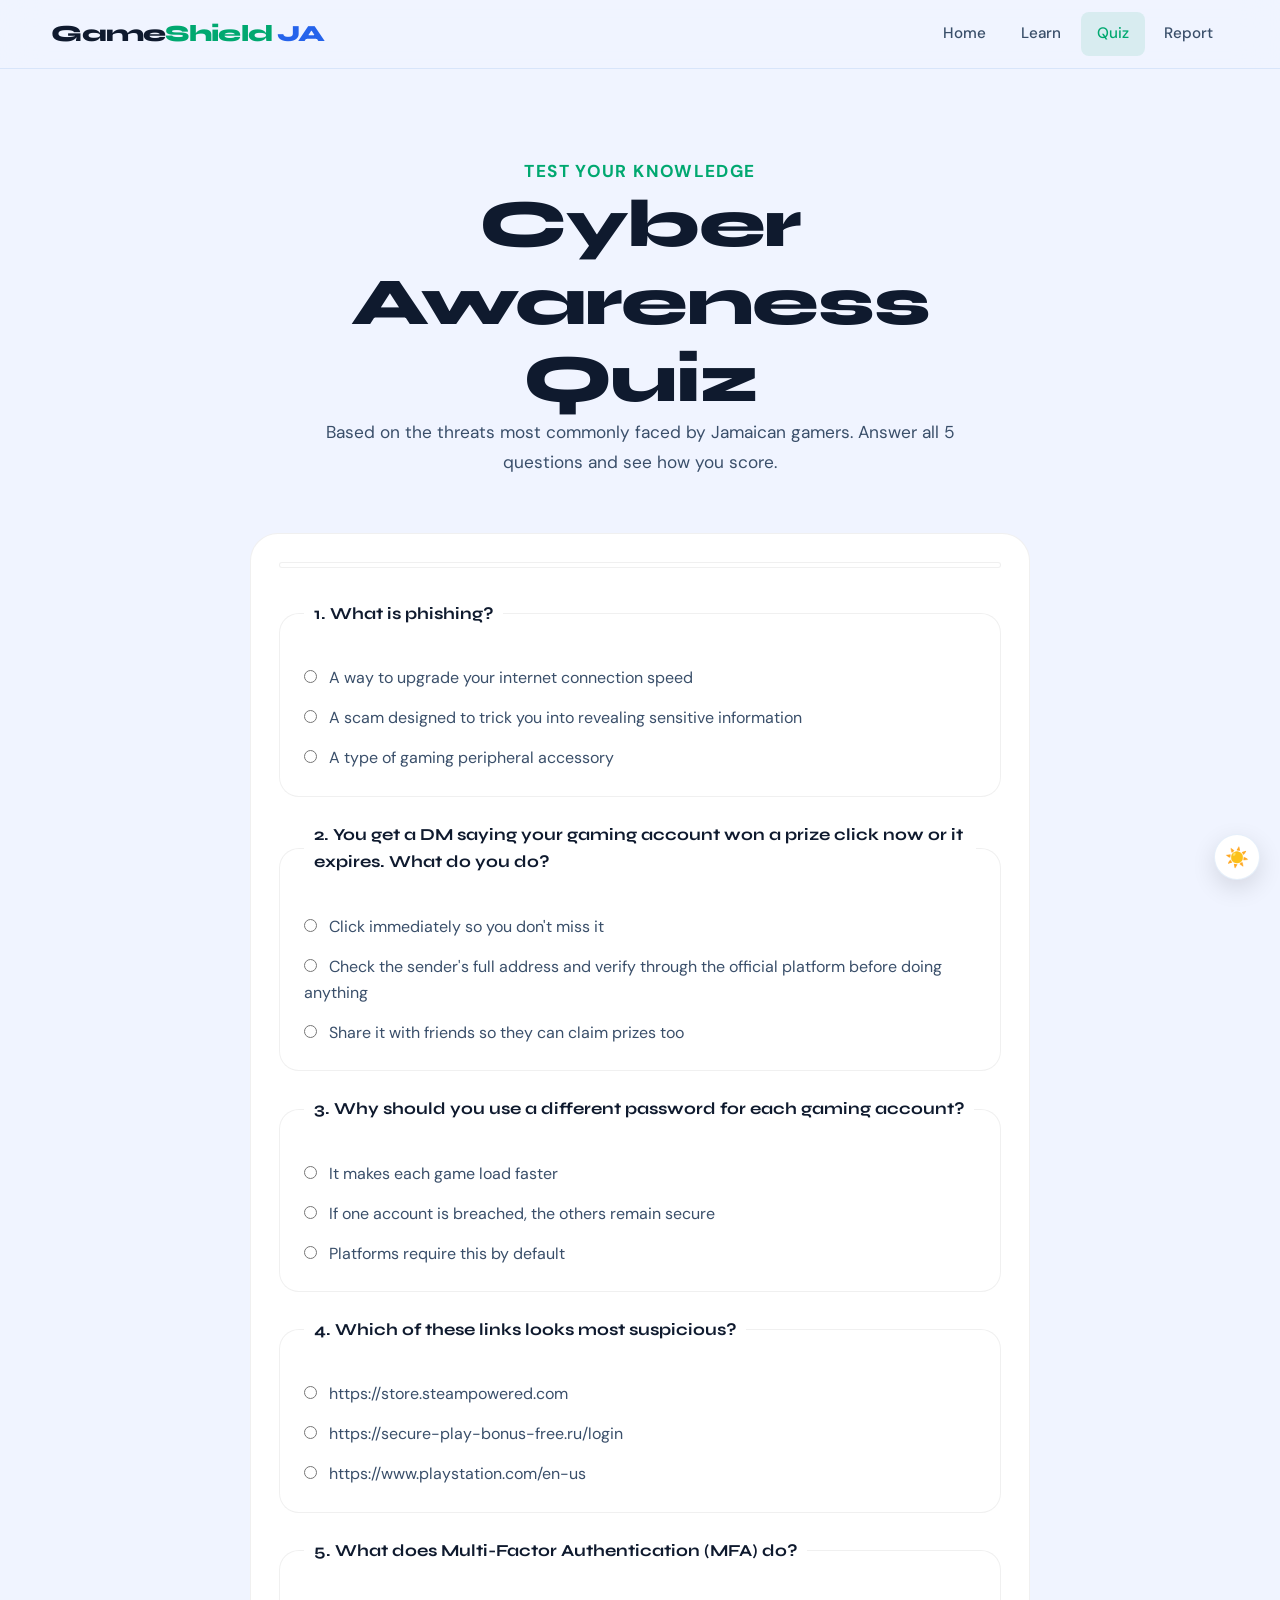
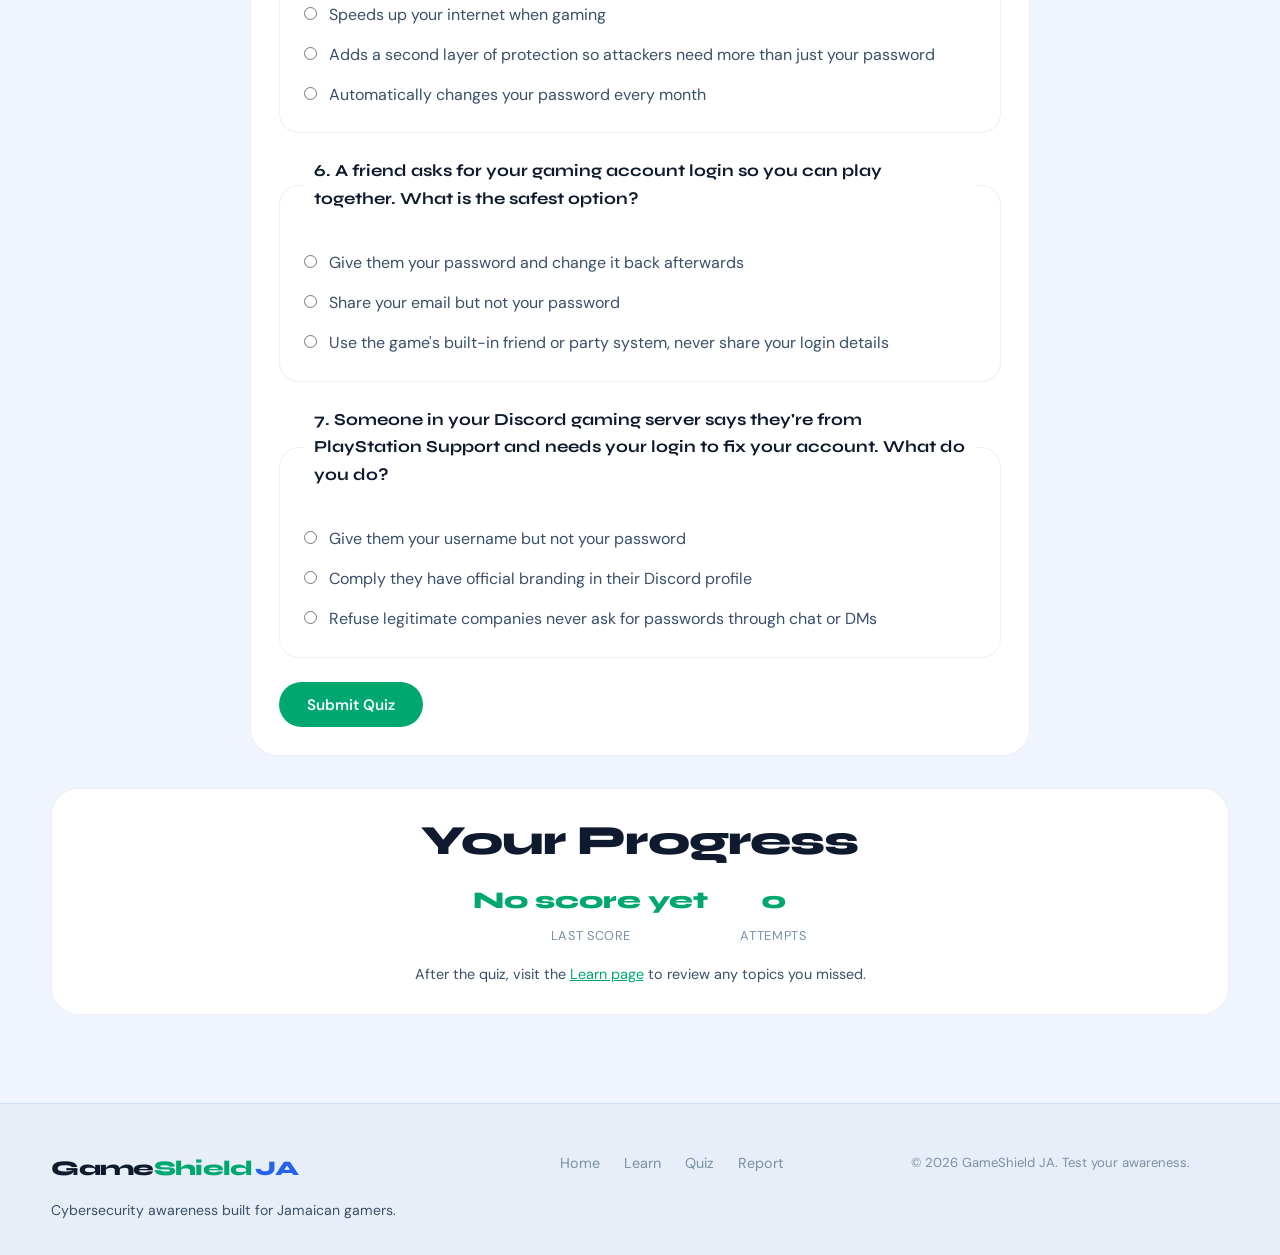
<file: quiz.html>
<!DOCTYPE html>
<html lang="en">
<head>
  <meta charset="UTF-8" />
  <meta name="viewport" content="width=device-width, initial-scale=1.0" />
  <title>GameShield JA | Quiz</title>
  <link rel="preconnect" href="https://fonts.googleapis.com">
  <link rel="preconnect" href="https://fonts.gstatic.com" crossorigin>
  <link href="https://fonts.googleapis.com/css2?family=Syne:wght@400;600;700;800&family=DM+Sans:ital,opsz,wght@0,9..40,300;0,9..40,400;0,9..40,500;0,9..40,600;1,9..40,400&display=swap" rel="stylesheet">
  <link rel="stylesheet" href="css/style.css" />
</head>
<body>
  <header class="site-header">
    <div class="container nav-wrap">
      <a href="index.html" class="logo">Game<span>Shield</span>&thinsp;<em>JA</em></a>
      <button class="menu-toggle" aria-label="Open navigation menu" aria-expanded="false" aria-controls="site-nav">&#9776;</button>
      <nav id="site-nav" class="site-nav" aria-label="Main navigation">
        <a href="index.html">Home</a>
        <a href="learn.html">Learn</a>
        <a href="quiz.html" class="active">Quiz</a>
        <a href="report.html">Report</a>
      </nav>
    </div>
  </header>

  <main class="section">
    <div class="container">
      <div class="section-heading">
        <p class="section-tag">Test Your Knowledge</p>
        <h1>Cyber Awareness Quiz</h1>
        <p>Based on the threats most commonly faced by Jamaican gamers. Answer all 5 questions and see how you score.</p>
      </div>

      <form id="quiz-form" class="card quiz-form">
        <fieldset>
          <legend>1. What is phishing?</legend>
          <label><input type="radio" name="q1" value="a" /> A way to upgrade your internet connection speed</label>
          <label><input type="radio" name="q1" value="b" /> A scam designed to trick you into revealing sensitive information</label>
          <label><input type="radio" name="q1" value="c" /> A type of gaming peripheral accessory</label>
        </fieldset>

        <fieldset>
          <legend>2. You get a DM saying your gaming account won a prize click now or it expires. What do you do?</legend>
          <label><input type="radio" name="q2" value="a" /> Click immediately so you don't miss it</label>
          <label><input type="radio" name="q2" value="b" /> Check the sender's full address and verify through the official platform before doing anything</label>
          <label><input type="radio" name="q2" value="c" /> Share it with friends so they can claim prizes too</label>
        </fieldset>

        <fieldset>
          <legend>3. Why should you use a different password for each gaming account?</legend>
          <label><input type="radio" name="q3" value="a" /> It makes each game load faster</label>
          <label><input type="radio" name="q3" value="b" /> If one account is breached, the others remain secure</label>
          <label><input type="radio" name="q3" value="c" /> Platforms require this by default</label>
        </fieldset>

        <fieldset>
          <legend>4. Which of these links looks most suspicious?</legend>
          <label><input type="radio" name="q4" value="a" /> https://store.steampowered.com</label>
          <label><input type="radio" name="q4" value="b" /> https://secure-play-bonus-free.ru/login</label>
          <label><input type="radio" name="q4" value="c" /> https://www.playstation.com/en-us</label>
        </fieldset>

        <fieldset>
          <legend>5. What does Multi-Factor Authentication (MFA) do?</legend>
          <label><input type="radio" name="q5" value="a" /> Speeds up your internet when gaming</label>
          <label><input type="radio" name="q5" value="b" /> Adds a second layer of protection so attackers need more than just your password</label>
          <label><input type="radio" name="q5" value="c" /> Automatically changes your password every month</label>
        </fieldset>

        <fieldset>
          <legend>6. A friend asks for your gaming account login so you can play together. What is the safest option?</legend>
          <label><input type="radio" name="q6" value="a" /> Give them your password and change it back afterwards</label>
          <label><input type="radio" name="q6" value="b" /> Share your email but not your password</label>
          <label><input type="radio" name="q6" value="c" /> Use the game's built-in friend or party system, never share your login details</label>
        </fieldset>

        <fieldset>
          <legend>7. Someone in your Discord gaming server says they're from PlayStation Support and needs your login to fix your account. What do you do?</legend>
          <label><input type="radio" name="q7" value="a" /> Give them your username but not your password</label>
          <label><input type="radio" name="q7" value="b" /> Comply they have official branding in their Discord profile</label>
          <label><input type="radio" name="q7" value="c" /> Refuse legitimate companies never ask for passwords through chat or DMs</label>
        </fieldset>

        <button type="submit" class="btn btn-primary">Submit Quiz</button>
      </form>

      <section id="quiz-result" class="alert hidden" aria-live="polite"></section>

      <section class="card stats-card">
        <h2>Your Progress</h2>
        <div class="stats-row">
          <div class="stat-box">
            <span class="stat-val" id="last-score">No score yet</span>
            <span class="stat-lbl">Last Score</span>
          </div>
          <div class="stat-box">
            <span class="stat-val" id="attempt-count">0</span>
            <span class="stat-lbl">Attempts</span>
          </div>
        </div>
        <p style="margin-top:1rem; font-size:0.9rem">After the quiz, visit the <a href="learn.html" style="color:var(--primary)">Learn page</a> to review any topics you missed.</p>
      </section>
    </div>
  </main>

  <footer class="site-footer">
    <div class="container footer-inner">
      <div class="footer-brand">
        <a href="index.html" class="logo footer-logo">Game<span>Shield</span>&thinsp;<em>JA</em></a>
        <p>Cybersecurity awareness built for Jamaican gamers.</p>
      </div>
      <nav class="footer-nav" aria-label="Footer navigation">
        <a href="index.html">Home</a>
        <a href="learn.html">Learn</a>
        <a href="quiz.html">Quiz</a>
        <a href="report.html">Report</a>
      </nav>
      <p class="footer-copy">&copy; 2026 GameShield JA. Test your awareness.</p>
    </div>
  </footer>
  <script src="js/script.js"></script>
</body>
</html>
</file>
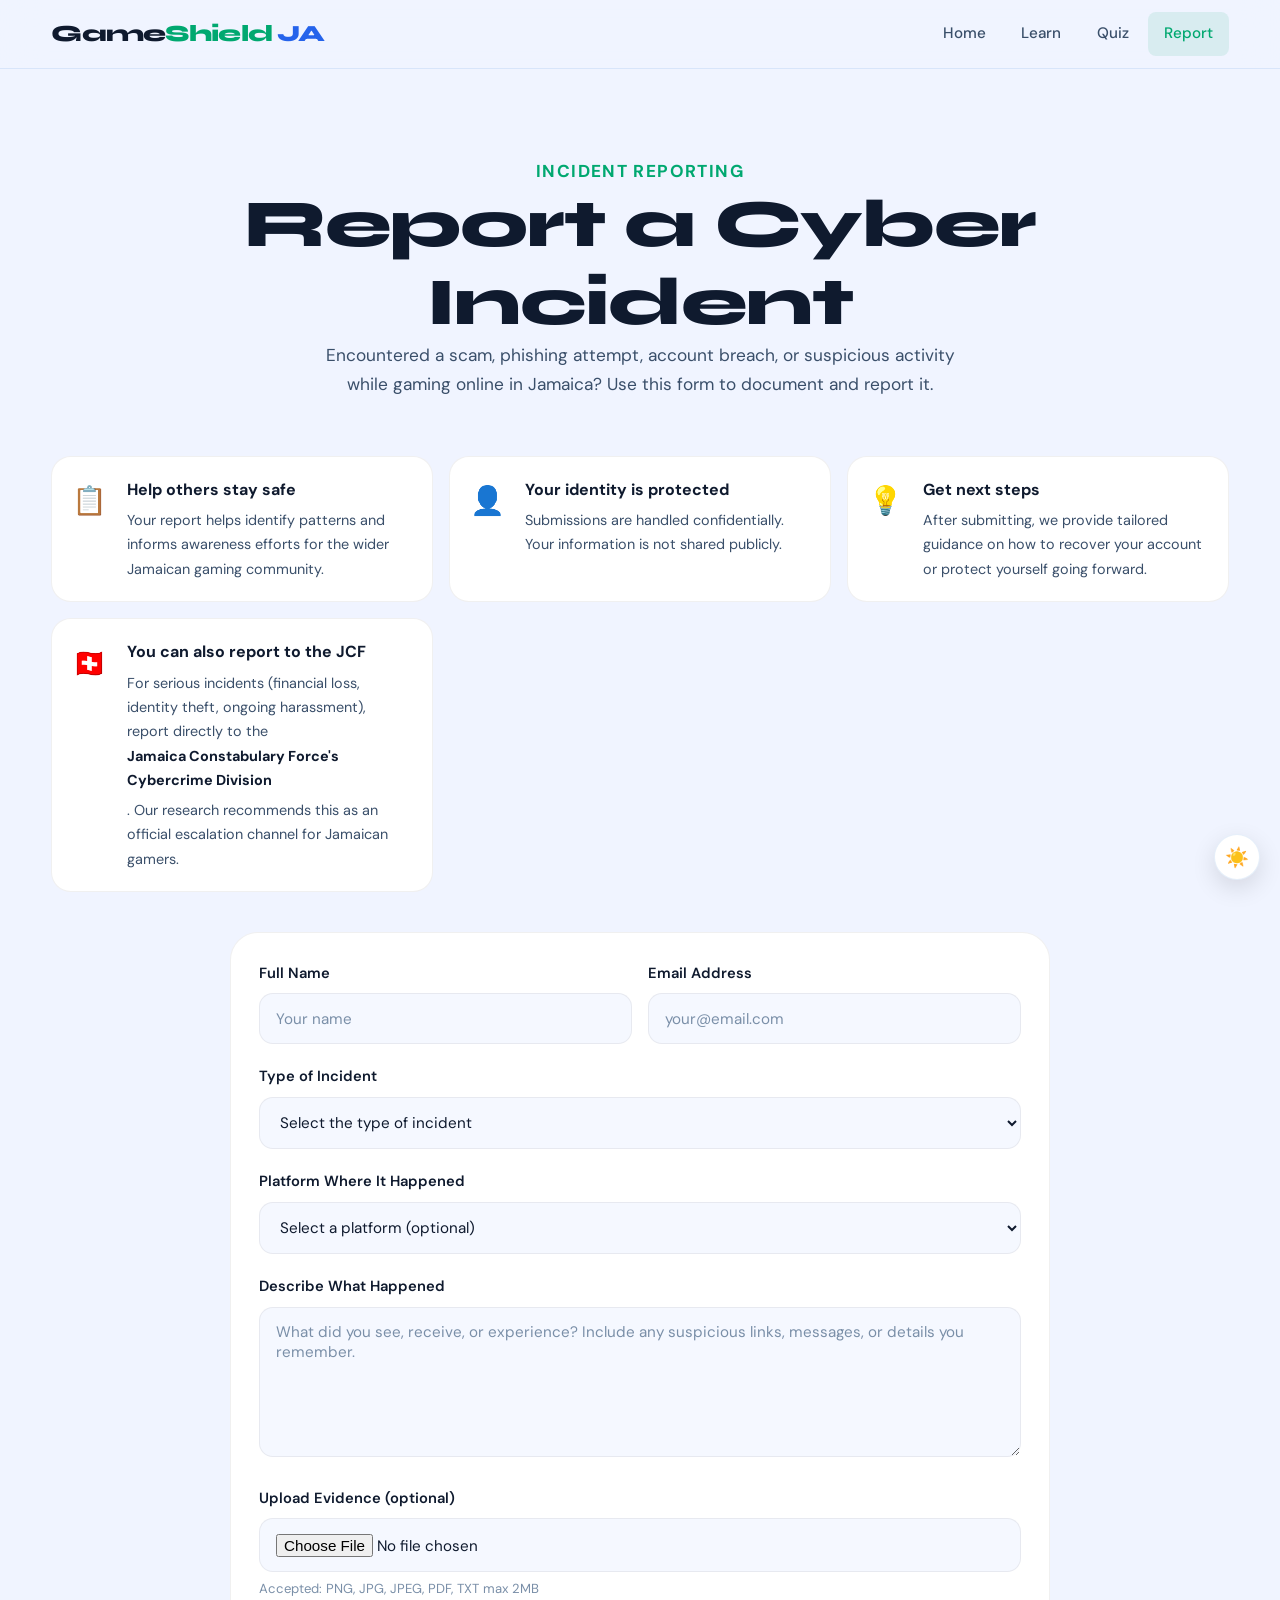
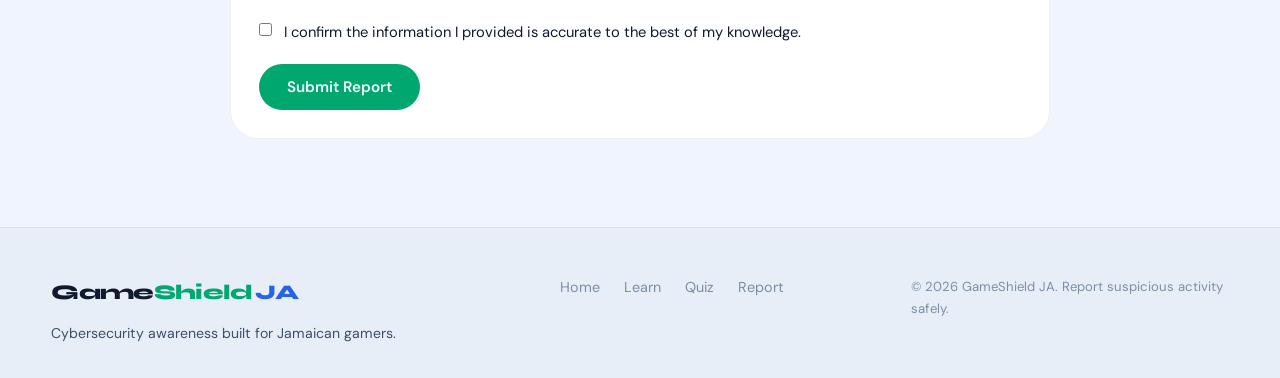
<file: report.html>
<!DOCTYPE html>
<html lang="en">
<head>
  <meta charset="UTF-8" />
  <meta name="viewport" content="width=device-width, initial-scale=1.0" />
  <title>GameShield JA | Report an Incident</title>
  <link rel="preconnect" href="https://fonts.googleapis.com">
  <link rel="preconnect" href="https://fonts.gstatic.com" crossorigin>
  <link href="https://fonts.googleapis.com/css2?family=Syne:wght@400;600;700;800&family=DM+Sans:ital,opsz,wght@0,9..40,300;0,9..40,400;0,9..40,500;0,9..40,600;1,9..40,400&display=swap" rel="stylesheet">
  <link rel="stylesheet" href="css/style.css" />
</head>
<body>
  <header class="site-header">
    <div class="container nav-wrap">
      <a href="index.html" class="logo">Game<span>Shield</span>&thinsp;<em>JA</em></a>
      <button class="menu-toggle" aria-label="Open navigation menu" aria-expanded="false" aria-controls="site-nav">&#9776;</button>
      <nav id="site-nav" class="site-nav" aria-label="Main navigation">
        <a href="index.html">Home</a>
        <a href="learn.html">Learn</a>
        <a href="quiz.html">Quiz</a>
        <a href="report.html" class="active">Report</a>
      </nav>
    </div>
  </header>

  <main class="section">
    <div class="container">
      <div class="section-heading">
        <p class="section-tag">Incident Reporting</p>
        <h1>Report a Cyber Incident</h1>
        <p>Encountered a scam, phishing attempt, account breach, or suspicious activity while gaming online in Jamaica? Use this form to document and report it.</p>
      </div>

      <!-- WHY REPORT CALLOUT -->
      <div class="report-why">
        <div class="why-item">
          <span class="why-icon">&#128203;</span>
          <div>
            <strong>Help others stay safe</strong>
            <p>Your report helps identify patterns and informs awareness efforts for the wider Jamaican gaming community.</p>
          </div>
        </div>
        <div class="why-item">
          <span class="why-icon">&#128100;</span>
          <div>
            <strong>Your identity is protected</strong>
            <p>Submissions are handled confidentially. Your information is not shared publicly.</p>
          </div>
        </div>
        <div class="why-item">
          <span class="why-icon">&#128161;</span>
          <div>
            <strong>Get next steps</strong>
            <p>After submitting, we provide tailored guidance on how to recover your account or protect yourself going forward.</p>
          </div>
        </div>
        <div class="why-item why-item-jcf">
          <span class="why-icon">&#127464;&#127469;</span>
          <div>
            <strong>You can also report to the JCF</strong>
            <p>For serious incidents (financial loss, identity theft, ongoing harassment), report directly to the <strong>Jamaica Constabulary Force's Cybercrime Division</strong>. Our research recommends this as an official escalation channel for Jamaican gamers.</p>
          </div>
        </div>
      </div>

      <form id="report-form" class="card report-form" novalidate>
        <!-- ⚙️ Web3Forms: replace with your key from https://web3forms.com -->
        <input type="hidden" name="access_key" value="edcff5f1-5f85-4c3d-a594-ac1a6ca4d47a" />
        <input type="hidden" name="subject" value="GameShield JA New Cyber Incident Report" />
        <input type="hidden" name="from_name" value="GameShield JA" />
        <div class="form-row">
          <div class="form-group">
            <label for="name">Full Name</label>
            <input id="name" name="name" type="text" placeholder="Your name" required />
          </div>
          <div class="form-group">
            <label for="email">Email Address</label>
            <input id="email" name="reporter_email" type="email" placeholder="your@email.com" required />
          </div>
        </div>

        <div class="form-group">
          <label for="threatType">Type of Incident</label>
          <select id="threatType" name="threatType" required>
            <option value="">Select the type of incident</option>
            <option value="phishing">Phishing / Fake Message or Link</option>
            <option value="account-hacking">Account Hacking / Unauthorized Access</option>
            <option value="malware">Malware / Suspicious Download</option>
            <option value="fake-giveaway">Fake Giveaway / Prize Scam</option>
            <option value="unauthorized-purchase">Unauthorized In-Game Purchase</option>
            <option value="social-engineering">Social Engineering / Impersonation</option>
            <option value="other">Other</option>
          </select>
        </div>

        <div class="form-group">
          <label for="platform">Platform Where It Happened</label>
          <select id="platform" name="platform">
            <option value="">Select a platform (optional)</option>
            <option value="mobile-game">Mobile Game App</option>
            <option value="pc-game">PC / Console Game</option>
            <option value="betting-site">Betting / Gambling Site</option>
            <option value="discord">Discord</option>
            <option value="social-media">Social Media (Instagram, TikTok, Facebook)</option>
            <option value="email">Email</option>
            <option value="other">Other / Not Sure</option>
          </select>
        </div>

        <div class="form-group">
          <label for="description">Describe What Happened</label>
          <textarea id="description" name="description" rows="6" placeholder="What did you see, receive, or experience? Include any suspicious links, messages, or details you remember." required></textarea>
        </div>

        <div class="form-group">
          <label for="evidence">Upload Evidence (optional)</label>
          <input id="evidence" name="evidence" type="file" accept=".png,.jpg,.jpeg,.pdf,.txt" />
          <small>Accepted: PNG, JPG, JPEG, PDF, TXT max 2MB</small>
        </div>

        <div class="form-group checkbox-group">
          <input id="consent" name="consent" type="checkbox" required />
          <label for="consent">I confirm the information I provided is accurate to the best of my knowledge.</label>
        </div>

        <button type="submit" class="btn btn-primary">Submit Report</button>
      </form>

      <div id="report-message" class="alert hidden" aria-live="polite"></div>

      <!-- AFTER-REPORT GUIDANCE -->
      <section class="next-steps-card card" id="next-steps" style="display:none">
        <h2>What to Do Next</h2>
        <div class="next-steps-grid">
          <div class="ns-step">
            <span class="ns-num">1</span>
            <h3>Secure your account immediately</h3>
            <p>Change your password and enable MFA on the affected account. Do this before doing anything else.</p>
          </div>
          <div class="ns-step">
            <span class="ns-num">2</span>
            <h3>Check linked accounts</h3>
            <p>Check your email and any other accounts that share the same password. Change those too.</p>
          </div>
          <div class="ns-step">
            <span class="ns-num">3</span>
            <h3>Report to the platform</h3>
            <p>Use the official reporting or support feature on the affected platform. Most gaming platforms have a dedicated security or account recovery process.</p>
          </div>
          <div class="ns-step">
            <span class="ns-num">4</span>
            <h3>Alert your contacts</h3>
            <p>If attackers used your account to contact others, let your gaming friends know so they don't fall for follow-up scams.</p>
          </div>
          <div class="ns-step">
            <span class="ns-num">5</span>
            <h3>Report to the JCF Cybercrime Division</h3>
            <p>For financial loss, identity theft, or serious account breaches, escalate to the <strong>Jamaica Constabulary Force Cybercrime Division</strong>. This is an official channel recommended by our research for Jamaican gamers facing significant cyber incidents.</p>
          </div>
        </div>
      </section>
    </div>
  </main>

  <footer class="site-footer">
    <div class="container footer-inner">
      <div class="footer-brand">
        <a href="index.html" class="logo footer-logo">Game<span>Shield</span>&thinsp;<em>JA</em></a>
        <p>Cybersecurity awareness built for Jamaican gamers.</p>
      </div>
      <nav class="footer-nav" aria-label="Footer navigation">
        <a href="index.html">Home</a>
        <a href="learn.html">Learn</a>
        <a href="quiz.html">Quiz</a>
        <a href="report.html">Report</a>
      </nav>
      <p class="footer-copy">&copy; 2026 GameShield JA. Report suspicious activity safely.</p>
    </div>
  </footer>
  <script src="js/script.js"></script>
</body>
</html>
</file>
<file: css/style.css>
/* =====================================================
   GameShield JA — Redesigned Stylesheet
   Fonts: Syne (headings) + DM Sans (body)
   Theme: Dark tactical / cyber-green accent
   ===================================================== */

@import url('https://fonts.googleapis.com/css2?family=Syne:wght@400;600;700;800&family=DM+Sans:ital,opsz,wght@0,9..40,300;0,9..40,400;0,9..40,500;0,9..40,600;1,9..40,400&display=swap');

* { box-sizing: border-box; margin: 0; padding: 0; }

:root {
  --bg:           #0a0f1e;
  --bg-mid:       #0f1629;
  --bg-surface:   #151d35;
  --panel:        #1a2340;
  --panel-2:      #1f2a4a;
  --border:       rgba(99,217,180,0.12);
  --border-soft:  rgba(255,255,255,0.06);

  --text:         #e8f0fe;
  --text-light:   #8fa5c8;
  --text-muted:   #5a6f8a;

  --primary:      #00e5a0;
  --primary-dim:  rgba(0,229,160,0.15);
  --primary-glow: rgba(0,229,160,0.35);
  --accent:       #4f8aff;
  --accent-dim:   rgba(79,138,255,0.15);
  --warn:         #fbbf24;
  --warn-dim:     rgba(251,191,36,0.12);
  --danger:       #f05252;
  --danger-dim:   rgba(240,82,82,0.12);
  --success:      #00e5a0;

  --font-head: 'Syne', sans-serif;
  --font-body: 'DM Sans', sans-serif;

  --radius-sm: 0.5rem;
  --radius:    0.875rem;
  --radius-lg: 1.25rem;
  --radius-xl: 1.75rem;

  --trans: 200ms cubic-bezier(.4,0,.2,1);
  --trans-slow: 350ms cubic-bezier(.4,0,.2,1);

  --shadow-sm: 0 2px 8px rgba(0,0,0,.3);
  --shadow-md: 0 8px 24px rgba(0,0,0,.4);
  --shadow-lg: 0 16px 48px rgba(0,0,0,.5);
  --shadow-glow: 0 0 20px var(--primary-glow);
}

/* Light mode overrides */
body.light-mode {
  --bg:          #f0f4ff;
  --bg-mid:      #e8eef8;
  --bg-surface:  #dde5f5;
  --panel:       #ffffff;
  --panel-2:     #f5f8ff;
  --border:      rgba(0,100,200,0.1);
  --border-soft: rgba(0,0,0,0.06);
  --text:        #0f1a2e;
  --text-light:  #3a4f6a;
  --text-muted:  #7a8fa8;
  --primary:     #00a870;
  --primary-dim: rgba(0,168,112,0.1);
  --primary-glow:rgba(0,168,112,0.25);
  --accent:      #2563eb;
  --accent-dim:  rgba(37,99,235,0.1);
  --shadow-md:   0 8px 24px rgba(0,0,0,.12);
  --shadow-lg:   0 16px 48px rgba(0,0,0,.16);
}

html { scroll-behavior: smooth; }

body {
  font-family: var(--font-body);
  background: var(--bg);
  color: var(--text);
  line-height: 1.65;
  -webkit-font-smoothing: antialiased;
  transition: background var(--trans), color var(--trans);
  overflow-x: hidden;
}

/* Background grid texture */
body::before {
  content: '';
  position: fixed;
  inset: 0;
  background-image:
    linear-gradient(rgba(0,229,160,0.03) 1px, transparent 1px),
    linear-gradient(90deg, rgba(0,229,160,0.03) 1px, transparent 1px);
  background-size: 48px 48px;
  pointer-events: none;
  z-index: 0;
}
body.light-mode::before { display: none; }

main { position: relative; z-index: 1; }

h1, h2, h3, h4 {
  font-family: var(--font-head);
  font-weight: 800;
  line-height: 1.15;
  letter-spacing: -0.02em;
  color: var(--text);
}
h1 { font-size: clamp(2.4rem, 5.5vw, 4.2rem); }
h2 { font-size: clamp(1.7rem, 3.5vw, 2.6rem); }
h3 { font-size: clamp(1.1rem, 2vw, 1.35rem); font-weight: 700; }
p  { color: var(--text-light); line-height: 1.7; }
a  { color: var(--primary); }

img, video { max-width: 100%; display: block; }

.container { width: min(1280px, 92%); margin: 0 auto; }

main { animation: fadeUp .5s ease-out; }
@keyframes fadeUp {
  from { opacity: 0; transform: translateY(18px); }
  to   { opacity: 1; transform: translateY(0); }
}

/* ==================== HEADER ==================== */
.site-header {
  background: rgba(10,15,30,0.85);
  backdrop-filter: blur(20px);
  border-bottom: 1px solid var(--border);
  position: sticky; top: 0; z-index: 1000;
  transition: all var(--trans);
}
body.light-mode .site-header {
  background: rgba(240,244,255,0.88);
}

.nav-wrap {
  display: flex;
  justify-content: space-between;
  align-items: center;
  min-height: 68px;
}

.logo {
  font-family: var(--font-head);
  font-weight: 800;
  font-size: 1.45rem;
  text-decoration: none;
  color: var(--text);
  letter-spacing: -0.03em;
  transition: opacity var(--trans);
}
.logo span { color: var(--primary); }
.logo em   { font-style: normal; color: var(--accent); }
.logo:hover { opacity: .85; }

.menu-toggle {
  display: inline-flex; align-items: center; justify-content: center;
  background: var(--panel); color: var(--text);
  border: 1px solid var(--border);
  padding: .55rem .75rem; border-radius: var(--radius-sm);
  cursor: pointer; transition: var(--trans); font-size: 1.1rem;
}
.menu-toggle:hover { background: var(--primary); color: var(--bg); }

.site-nav {
  display: none; flex-direction: column; gap: .35rem;
  position: absolute; top: 68px; right: 4%; width: 220px;
  background: var(--panel); padding: .75rem;
  border: 1px solid var(--border); border-radius: var(--radius-lg);
  box-shadow: var(--shadow-lg);
}
.site-nav.show { display: flex; }

.site-nav a {
  color: var(--text-light); text-decoration: none;
  padding: .6rem 1rem; border-radius: var(--radius-sm);
  font-weight: 500; transition: var(--trans); font-size: .95rem;
}
.site-nav a:hover,
.site-nav a.active {
  background: var(--primary-dim); color: var(--primary);
}

/* ==================== HERO ==================== */
.hero-large {
  position: relative; min-height: 780px;
  overflow: hidden; display: flex; align-items: center;
  padding: 5rem 0 9rem;
  background: linear-gradient(135deg, #080e20 0%, #0d1530 60%, #0a1525 100%);
}

.hero-video {
  position: absolute; inset: 0; width: 100%; height: 100%;
  object-fit: cover; opacity: .18;
}

.hero-overlay {
  position: absolute; inset: 0;
  background: linear-gradient(135deg, rgba(0,0,0,.75) 0%, rgba(0,0,0,.45) 100%);
  z-index: 1;
}

.hero-inner { position: relative; z-index: 2; }

.hero-grid {
  display: grid; gap: 3rem; align-items: center;
}
.hero-grid-single { grid-template-columns: 1fr; max-width: 760px; }

.eyebrow {
  display: inline-block;
  color: var(--primary); font-weight: 700;
  text-transform: uppercase; letter-spacing: .1em;
  font-size: .82rem; margin-bottom: 1.25rem;
}

.hero-text h1 { color: white; margin-bottom: 1.5rem; }
.hero-text h1 br { display: block; }

.hero-copy {
  color: rgba(255,255,255,.82); font-size: 1.08rem;
  margin-bottom: 1.25rem; max-width: 600px;
}
.hero-copy strong { color: var(--primary); font-weight: 600; }

.button-group {
  display: flex; flex-wrap: wrap; gap: .875rem; margin-top: 2rem;
}

/* HERO STATS */
.hero-stats {
  display: flex; flex-direction: column; align-items: center;
  gap: 1.75rem;
}

.stat-ring {
  position: relative; width: 200px; height: 200px;
  display: flex; align-items: center; justify-content: center;
}

.ring-svg {
  position: absolute; inset: 0; width: 100%; height: 100%;
  transform: rotate(-90deg);
}

.ring-track {
  fill: none; stroke: rgba(255,255,255,.08);
  stroke-width: 8;
}

.ring-fill {
  fill: none; stroke: var(--primary);
  stroke-width: 8; stroke-linecap: round;
  stroke-dasharray: 314.16;
  stroke-dashoffset: 314.16;
  animation: ringFill 1.4s ease-out .6s forwards;
  filter: drop-shadow(0 0 6px var(--primary));
}
@keyframes ringFill {
  to { stroke-dashoffset: calc(314.16 * (1 - 0.716)); }
}

.ring-label {
  position: relative; z-index: 2;
  text-align: center; color: white;
}
.ring-num  { display: block; font-family: var(--font-head); font-size: 2.2rem; font-weight: 800; color: var(--primary); }
.ring-desc { display: block; font-size: .82rem; color: rgba(255,255,255,.7); margin-top: .2rem; }

.mini-stats { display: grid; grid-template-columns: repeat(3,1fr); gap: 1rem; width: 100%; }
.mini-stat  { background: rgba(255,255,255,.06); border: 1px solid rgba(255,255,255,.1); border-radius: var(--radius); padding: 1rem; text-align: center; }
.ms-num  { display: block; font-family: var(--font-head); font-size: 1.5rem; font-weight: 800; color: var(--primary); }
.ms-label{ display: block; font-size: .75rem; color: rgba(255,255,255,.65); margin-top: .25rem; line-height: 1.3; }

/* Curve */
.hero-curve { position: absolute; left: 0; bottom: -2px; width: 100%; z-index: 2; line-height: 0; }
.hero-curve svg { width: 100%; height: 140px; display: block; }
.hero-curve path { fill: var(--bg); transition: fill var(--trans); }

/* ==================== DATA STRIP ==================== */
.data-strip {
  background: var(--bg-surface);
  border-bottom: 1px solid var(--border);
  padding: 2.25rem 0;
}
.data-strip-inner {
  display: flex; align-items: center;
  justify-content: center; gap: 0; flex-wrap: wrap;
}
.ds-item {
  display: flex; flex-direction: column; align-items: center;
  padding: .75rem 2.5rem; text-align: center;
}
.ds-num   { font-family: var(--font-head); font-size: 1.9rem; font-weight: 800; color: var(--primary); }
.ds-label { font-size: .8rem; color: var(--text-muted); margin-top: .2rem; text-transform: uppercase; letter-spacing: .05em; }
.ds-divider {
  width: 1px; height: 40px;
  background: var(--border); flex-shrink: 0;
}

/* ==================== SECTION BASE ==================== */
.section { padding: 5.5rem 0; }

.section-heading {
  text-align: center; max-width: 800px; margin: 0 auto 3.5rem;
}
.section-tag {
  display: inline-block; color: var(--primary);
  font-weight: 700; text-transform: uppercase;
  letter-spacing: .08em; font-size: .8rem;
  margin-bottom: .875rem;
}
.section-heading h2 { margin-bottom: 1rem; }
.section-heading p  { font-size: 1.08rem; max-width: 640px; margin: 0 auto; }

/* ==================== CARDS ==================== */
.card {
  background: var(--panel);
  border: 1px solid var(--border-soft);
  border-radius: var(--radius-xl);
  padding: 1.75rem;
  transition: var(--trans-slow);
}
.card:hover {
  transform: translateY(-4px);
  box-shadow: var(--shadow-md);
  border-color: var(--border);
}

.grid { display: grid; gap: 1.5rem; }
.cards-3 { grid-template-columns: 1fr; }

.threat-card { position: relative; overflow: hidden; }
.threat-card::before {
  content: '';
  position: absolute; top: 0; left: 0; right: 0; height: 3px;
  background: var(--primary-dim);
}
.threat-high::before  { background: var(--danger); opacity: .6; }
.threat-medium::before{ background: var(--warn);   opacity: .6; }

.threat-badge {
  font-size: .72rem; font-weight: 700; text-transform: uppercase;
  letter-spacing: .06em; color: var(--danger);
  background: var(--danger-dim); border: 1px solid rgba(240,82,82,.2);
  border-radius: 99px; padding: .2rem .65rem;
  display: inline-block; margin-bottom: .75rem;
}

.threat-icon { font-size: 2.25rem; margin-bottom: .875rem; display: block; }
.threat-card h3 { margin-bottom: .6rem; }

/* ==================== AWARENESS BARS ==================== */
.awareness-section { background: var(--bg-mid); }
.awareness-grid {
  display: grid; gap: 4rem; align-items: center;
}
.awareness-text h2 { margin-bottom: 1rem; }
.awareness-text p  { font-size: 1.05rem; }
.awareness-text strong { color: var(--text); }

.awareness-bars { display: flex; flex-direction: column; gap: 1.5rem; }
.bar-item {}
.bar-meta {
  display: flex; justify-content: space-between;
  margin-bottom: .45rem; font-size: .9rem;
}
.bar-meta span:first-child { color: var(--text-light); }
.bar-pct { font-weight: 700; font-family: var(--font-head); color: var(--text); }
.bar-track {
  height: 10px; background: var(--panel);
  border-radius: 99px; overflow: hidden;
  border: 1px solid var(--border-soft);
}
.bar-fill {
  height: 100%; border-radius: 99px;
  width: 0; transition: width 1.2s cubic-bezier(.4,0,.2,1);
}
.bar-fill.animate { width: var(--bar-w, 0%); }
.bar-blue   { background: linear-gradient(90deg, var(--accent), #60a5fa); }
.bar-red    { background: linear-gradient(90deg, var(--danger), #f87171); }
.bar-orange { background: linear-gradient(90deg, #f97316, #fb923c); }
.bar-yellow { background: linear-gradient(90deg, var(--warn), #fcd34d); }

/* ==================== ACTION SECTION ==================== */
.action-section { background: var(--bg-mid); }
.action-grid { display: grid; gap: 3rem; align-items: center; }
.action-text h2 { margin-bottom: 1rem; }
.action-text strong { color: var(--text); }
.action-cards { display: flex; flex-direction: column; gap: 1rem; }

.small-feature-card {
  background: var(--panel-2);
  border: 1px solid var(--border-soft);
  border-radius: var(--radius-lg);
  padding: 1.25rem 1.5rem;
  transition: var(--trans);
}
.small-feature-card:hover {
  border-color: var(--primary);
  transform: translateX(4px);
}
.small-feature-card h3 { margin-bottom: .4rem; font-size: 1rem; }

.sfc-warning { border-left: 3px solid var(--warn) !important; }
.sfc-warning h3 { color: var(--warn); }

/* ==================== PLATFORM CARDS ==================== */
.platform-section { background: var(--bg); }
.platform-cards {
  display: grid; gap: 1.5rem;
}
.platform-card {
  background: var(--panel);
  border: 1px solid var(--border-soft);
  border-radius: var(--radius-xl);
  padding: 2rem;
  text-decoration: none;
  color: var(--text);
  display: flex; flex-direction: column; gap: .75rem;
  position: relative; overflow: hidden;
  transition: var(--trans-slow);
}
.platform-card:hover {
  transform: translateY(-6px);
  border-color: var(--border);
  box-shadow: var(--shadow-md);
}
.platform-card-featured {
  border-color: rgba(0,229,160,.3);
  background: linear-gradient(145deg, var(--panel), rgba(0,229,160,.05));
}
.platform-card-featured:hover {
  border-color: var(--primary);
  box-shadow: 0 16px 40px rgba(0,229,160,.15);
}

.pc-badge {
  font-size: .72rem; font-weight: 700; text-transform: uppercase;
  letter-spacing: .07em; color: var(--bg);
  background: var(--primary);
  border-radius: 99px; padding: .2rem .75rem;
  display: inline-block; width: fit-content;
}

.pc-icon { font-size: 2.5rem; }
.platform-card h3 { margin: 0; }
.platform-card p  { flex: 1; font-size: .95rem; }
.pc-cta { color: var(--primary); font-weight: 700; font-size: .9rem; margin-top: .25rem; }

/* ==================== TIPS SECTION ==================== */
.tips-section { background: var(--bg-mid); }
.tips-grid { display: grid; gap: 1.25rem; }
.tip-card {
  background: var(--panel);
  border: 1px solid var(--border-soft);
  border-radius: var(--radius-lg);
  padding: 1.5rem 1.75rem;
  display: flex; flex-direction: column; gap: .5rem;
  transition: var(--trans);
}
.tip-card:hover { border-color: var(--border); transform: translateY(-3px); }
.tip-rank {
  font-family: var(--font-head); font-size: .85rem;
  color: var(--primary); font-weight: 700;
  letter-spacing: .05em;
}
.tip-card h3 { font-size: 1.05rem; margin: 0; }
.tip-card p  { font-size: .92rem; }
.tip-card strong { color: var(--primary); }

/* ==================== BUTTONS ==================== */
.btn {
  display: inline-flex; align-items: center; justify-content: center;
  gap: .5rem; text-decoration: none; border: none; cursor: pointer;
  padding: .8rem 1.75rem; border-radius: 99px;
  font-weight: 600; font-size: .95rem; font-family: var(--font-body);
  transition: var(--trans); position: relative; overflow: hidden;
}
.btn:hover { transform: translateY(-2px); box-shadow: var(--shadow-md); }
.btn:active { transform: translateY(0); }

.btn-primary {
  background: var(--primary); color: var(--bg);
}
.btn-primary:hover {
  background: #00ffb3;
  box-shadow: var(--shadow-glow);
}

.btn-outline {
  background: transparent; color: white;
  border: 1.5px solid rgba(255,255,255,.35);
}
.btn-outline:hover {
  background: rgba(255,255,255,.1);
  border-color: rgba(255,255,255,.6);
}

.btn-danger {
  background: var(--danger); color: white;
}
.btn-danger:hover { filter: brightness(1.1); }

/* ==================== LEARN PAGE ==================== */
.learn-card-section { background: var(--bg); }
.learn-card-grid { display: grid; gap: 1.5rem; margin-top: 2rem; }

.learn-info-card {
  position: relative; min-height: 460px;
  border-radius: var(--radius-xl); overflow: hidden;
  box-shadow: var(--shadow-md); transition: var(--trans-slow);
}
.learn-info-card:hover { transform: translateY(-8px); box-shadow: var(--shadow-lg); }

.learn-card-image {
  width: 100%; height: 100%; object-fit: cover;
  transition: transform var(--trans-slow);
}
.learn-info-card:hover .learn-card-image { transform: scale(1.06); }

.learn-card-overlay {
  position: absolute; left: 1rem; right: 1rem; bottom: 1rem;
  padding: 1.5rem; border-radius: var(--radius-lg);
  color: white;
  background: linear-gradient(135deg, rgba(10,15,30,.9), rgba(10,15,30,.75));
  backdrop-filter: blur(12px);
  border: 1px solid rgba(0,229,160,.2);
  transition: var(--trans);
}
.learn-card-label {
  font-size: .78rem; color: var(--primary);
  margin-bottom: .5rem; text-transform: uppercase; letter-spacing: .06em;
}
.learn-card-overlay h3 { color: white; margin-bottom: .6rem; }
.learn-card-overlay p  { color: rgba(255,255,255,.82); font-size: .92rem; }
.learn-card-arrow {
  position: absolute; right: 1rem; bottom: 1rem;
  width: 38px; height: 38px; border-radius: 50%;
  background: rgba(0,229,160,.15); color: var(--primary);
  display: flex; align-items: center; justify-content: center;
  text-decoration: none; font-size: 1.2rem; transition: var(--trans);
}
.learn-card-arrow:hover { background: var(--primary); color: var(--bg); }

.learn-gradient-wrap {
  background: linear-gradient(180deg, var(--bg-mid), var(--bg));
}

/* ==================== SIMULATION ==================== */
.fake-email {
  background: var(--warn-dim);
  border-left: 4px solid var(--warn);
  border-radius: var(--radius-lg); padding: 1.5rem;
  margin-bottom: 1rem;
}
.fake-email p { color: var(--text); margin: .4rem 0; }
.simulation { max-width: 600px; margin: 0 auto; }

/* ==================== QUIZ ==================== */
.quiz-form { max-width: 780px; margin: 0 auto; }
.quiz-form fieldset {
  border: 1.5px solid var(--border-soft); padding: 1.5rem;
  border-radius: var(--radius-lg); margin-bottom: 1.5rem;
  background: var(--panel); transition: var(--trans);
}
.quiz-form fieldset:hover { border-color: var(--border); }
.quiz-form legend { font-family: var(--font-head); font-weight: 700; padding: 0 .6rem; color: var(--text); font-size: 1.05rem; }
.quiz-form label {
  display: block; margin-top: .85rem;
  color: var(--text-light); cursor: pointer; transition: var(--trans);
}
.quiz-form label:hover { color: var(--primary); }
.quiz-form input[type="radio"] { margin-right: .5rem; accent-color: var(--primary); }

.stats-card { margin-top: 2rem; text-align: center; }
.stats-row {
  display: flex; justify-content: center; gap: 2rem; margin-top: 1rem;
}
.stat-box {
  display: flex; flex-direction: column; align-items: center; gap: .25rem;
}
.stat-val { font-family: var(--font-head); font-size: 1.5rem; font-weight: 800; color: var(--primary); }
.stat-lbl { font-size: .8rem; color: var(--text-muted); text-transform: uppercase; letter-spacing: .05em; }

/* ==================== REPORT ==================== */
.report-form { max-width: 820px; margin: 0 auto; }
.report-why {
  display: grid; gap: 1rem; margin-bottom: 2.5rem;
}
.why-item {
  display: flex; gap: 1.25rem; align-items: flex-start;
  background: var(--panel); border: 1px solid var(--border-soft);
  border-radius: var(--radius-lg); padding: 1.25rem;
}
.why-icon { font-size: 1.75rem; flex-shrink: 0; margin-top: .1rem; }
.why-item strong { color: var(--text); display: block; margin-bottom: .3rem; }
.why-item p { font-size: .9rem; }

.form-row { display: grid; gap: 1rem; }
.form-group { margin-bottom: 1.25rem; }
.form-group label { display: block; margin-bottom: .5rem; font-weight: 600; color: var(--text); font-size: .92rem; }
.form-group input,
.form-group select,
.form-group textarea {
  width: 100%; padding: .9rem 1rem;
  border-radius: var(--radius); border: 1.5px solid var(--border-soft);
  background: var(--panel-2); color: var(--text);
  font-family: var(--font-body); font-size: .95rem;
  transition: var(--trans);
}
.form-group input:focus,
.form-group select:focus,
.form-group textarea:focus {
  outline: none; border-color: var(--primary);
  box-shadow: 0 0 0 3px var(--primary-dim);
}
.form-group input::placeholder,
.form-group textarea::placeholder { color: var(--text-muted); }
.form-group small { display: block; color: var(--text-muted); margin-top: .4rem; font-size: .82rem; }
.checkbox-group { display: flex; align-items: flex-start; gap: .75rem; }
.checkbox-group input { width: auto; margin-top: .2rem; accent-color: var(--primary); }
.checkbox-group label { margin-bottom: 0; font-weight: 400; font-size: .92rem; }

.next-steps-card { margin-top: 2rem; }
.next-steps-card h2 { margin-bottom: 1.5rem; }
.next-steps-grid { display: grid; gap: 1rem; }
.ns-step {
  display: flex; gap: 1rem; align-items: flex-start;
  background: var(--panel-2); border: 1px solid var(--border-soft);
  border-radius: var(--radius-lg); padding: 1.25rem;
}
.ns-num {
  min-width: 36px; height: 36px; border-radius: 50%;
  background: var(--primary-dim); color: var(--primary);
  font-family: var(--font-head); font-weight: 800; font-size: 1.1rem;
  display: flex; align-items: center; justify-content: center; flex-shrink: 0;
}
.ns-step h3 { margin-bottom: .35rem; font-size: 1rem; }
.ns-step p  { font-size: .9rem; }

/* ==================== ALERTS ==================== */
.alert {
  margin-top: 1.5rem; padding: 1rem 1.25rem;
  border-radius: var(--radius-lg); font-weight: 500;
  animation: slideIn .3s ease-out;
  white-space: pre-line;
}
@keyframes slideIn {
  from { opacity: 0; transform: translateY(-8px); }
  to   { opacity: 1; transform: translateY(0); }
}
.alert-success { background: rgba(0,229,160,.1); border: 1px solid var(--success); color: var(--success); }
.alert-error   { background: var(--danger-dim); border: 1px solid var(--danger); color: var(--danger); }
.hidden { display: none !important; }

/* ==================== TOAST ==================== */
.toast {
  position: fixed; bottom: 2rem; right: 2rem;
  background: var(--panel); border-radius: var(--radius-lg);
  padding: 1rem 1.25rem;
  display: flex; align-items: center; gap: .875rem;
  box-shadow: var(--shadow-lg); z-index: 10000; max-width: 360px;
  border-left: 4px solid;
  transform: translateX(420px);
  transition: transform .3s cubic-bezier(.4,0,.2,1);
}
.toast.show { transform: translateX(0); }
.toast-success { border-left-color: var(--success); }
.toast-error   { border-left-color: var(--danger); }
.toast-info    { border-left-color: var(--accent); }
.toast-icon    { font-size: 1.2rem; }
.toast-message { flex: 1; color: var(--text); font-size: .9rem; }
.toast-close   { background: none; border: none; font-size: 1.2rem; cursor: pointer; color: var(--text-muted); transition: var(--trans); padding: 0; width: 22px; height: 22px; display: flex; align-items: center; justify-content: center; }
.toast-close:hover { color: var(--danger); }

/* ==================== THEME TOGGLE ==================== */
.theme-toggle-corner {
  position: fixed; bottom: 20px; right: 20px;
  width: 46px; height: 46px; border-radius: 50%;
  background: var(--panel); border: 1px solid var(--border);
  cursor: pointer; font-size: 1.2rem;
  display: flex; align-items: center; justify-content: center;
  transition: all var(--trans); box-shadow: var(--shadow-md);
  z-index: 9999; color: var(--text);
}
.theme-toggle-corner:hover {
  transform: scale(1.1) rotate(15deg);
  background: var(--primary); color: var(--bg);
}

/* ==================== FOOTER ==================== */
.site-footer {
  background: var(--bg-mid); border-top: 1px solid var(--border);
  padding: 3rem 0 2rem;
}
.footer-inner {
  display: grid; gap: 2rem;
}
.footer-brand .logo { font-size: 1.3rem; display: inline-block; margin-bottom: .75rem; }
.footer-brand p { font-size: .88rem; max-width: 360px; }
.footer-nav {
  display: flex; flex-wrap: wrap; gap: .5rem 1.5rem;
}
.footer-nav a { color: var(--text-muted); text-decoration: none; font-size: .9rem; transition: var(--trans); }
.footer-nav a:hover { color: var(--primary); }
.footer-copy { font-size: .82rem; color: var(--text-muted); }
.footer-logo { text-decoration: none; }

/* ==================== PROGRESS BAR ==================== */
.quiz-progress {
  height: 6px; background: var(--panel);
  border-radius: 99px; margin-bottom: 2rem;
  overflow: hidden; border: 1px solid var(--border-soft);
}
.quiz-progress .progress-bar {
  height: 100%; background: linear-gradient(90deg, var(--primary), var(--accent));
  border-radius: 99px; transition: width .3s ease;
}

.error-message { font-size: .75rem; color: var(--danger); display: block; margin-top: .25rem; animation: slideIn .2s ease-out; }

/* ==================== RESPONSIVE ==================== */
@media (min-width: 769px) {
  .menu-toggle { display: none; }
  .site-nav {
    position: static; width: auto; display: flex;
    flex-direction: row; background: transparent; border: none;
    box-shadow: none; padding: 0; gap: .2rem;
  }
  .site-nav a:hover,
  .site-nav a.active { transform: none; }
  .hero-grid { grid-template-columns: 1.1fr .95fr; }
  .cards-3   { grid-template-columns: repeat(3, 1fr); }
  .action-grid { grid-template-columns: 1fr 1fr; }
  .awareness-grid { grid-template-columns: 1fr 1.1fr; }
  .platform-cards { grid-template-columns: repeat(3, 1fr); }
  .tips-grid  { grid-template-columns: repeat(2, 1fr); }
  .learn-card-grid { grid-template-columns: repeat(3, 1fr); }
  .form-row   { grid-template-columns: 1fr 1fr; }
  .next-steps-grid { grid-template-columns: repeat(2, 1fr); }
  .report-why { grid-template-columns: repeat(3, 1fr); }
  .footer-inner { grid-template-columns: 1.5fr 1fr 1fr; align-items: start; }
}

@media (max-width: 768px) {
  .hero-large { min-height: auto; padding: 3.5rem 0 6.5rem; }
  .hero-stats  { flex-direction: row; flex-wrap: wrap; justify-content: center; }
  .mini-stats  { grid-template-columns: repeat(3, 1fr); }
  .data-strip-inner { flex-direction: column; gap: .5rem; }
  .ds-divider  { width: 60px; height: 1px; }
  .section     { padding: 3.5rem 0; }
  .toast       { bottom: 1rem; right: 1rem; left: 1rem; max-width: none; }
  .theme-toggle-corner { bottom: 16px; right: 16px; width: 42px; height: 42px; }
}

@media (prefers-reduced-motion: reduce) {
  *, *::before, *::after {
    animation-duration: .01ms !important;
    animation-iteration-count: 1 !important;
    transition-duration: .01ms !important;
    scroll-behavior: auto !important;
  }
}

:focus-visible {
  outline: 2px solid var(--primary); outline-offset: 2px;
  border-radius: var(--radius-sm);
}
</file>
